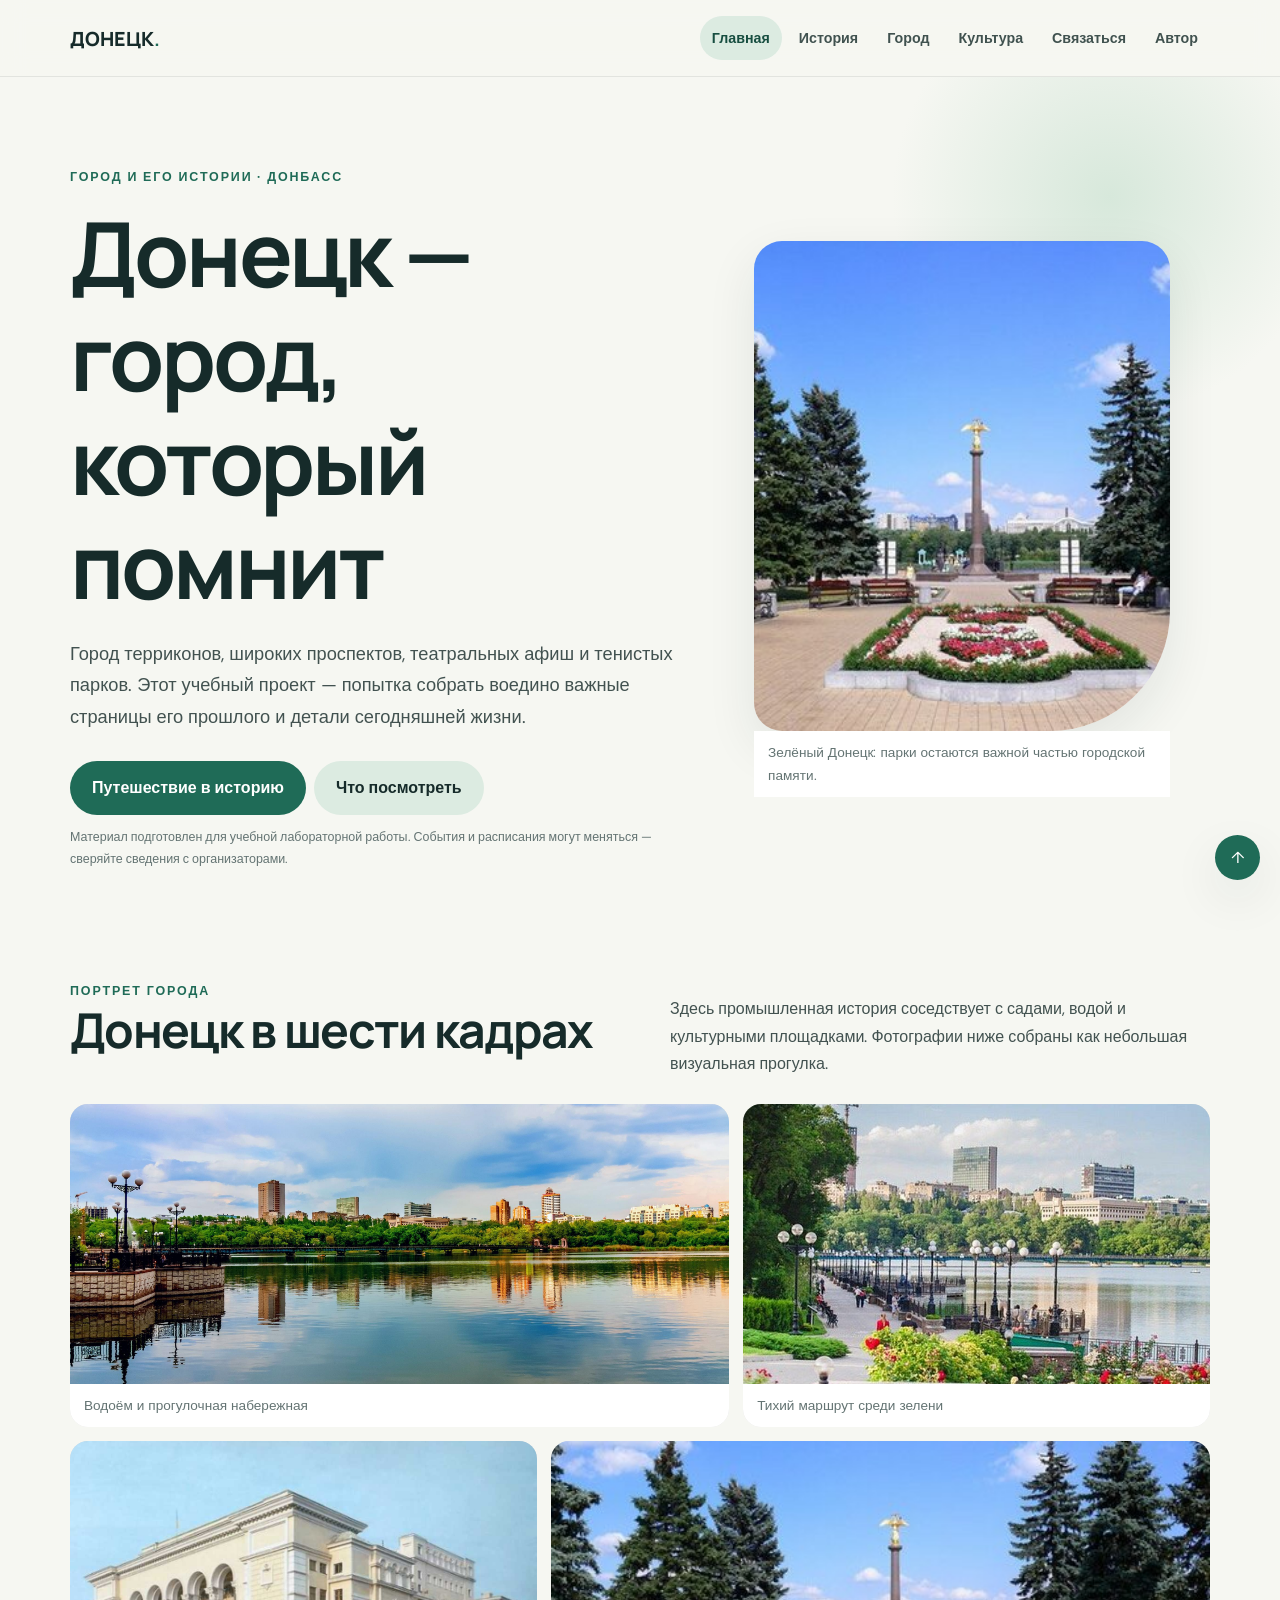
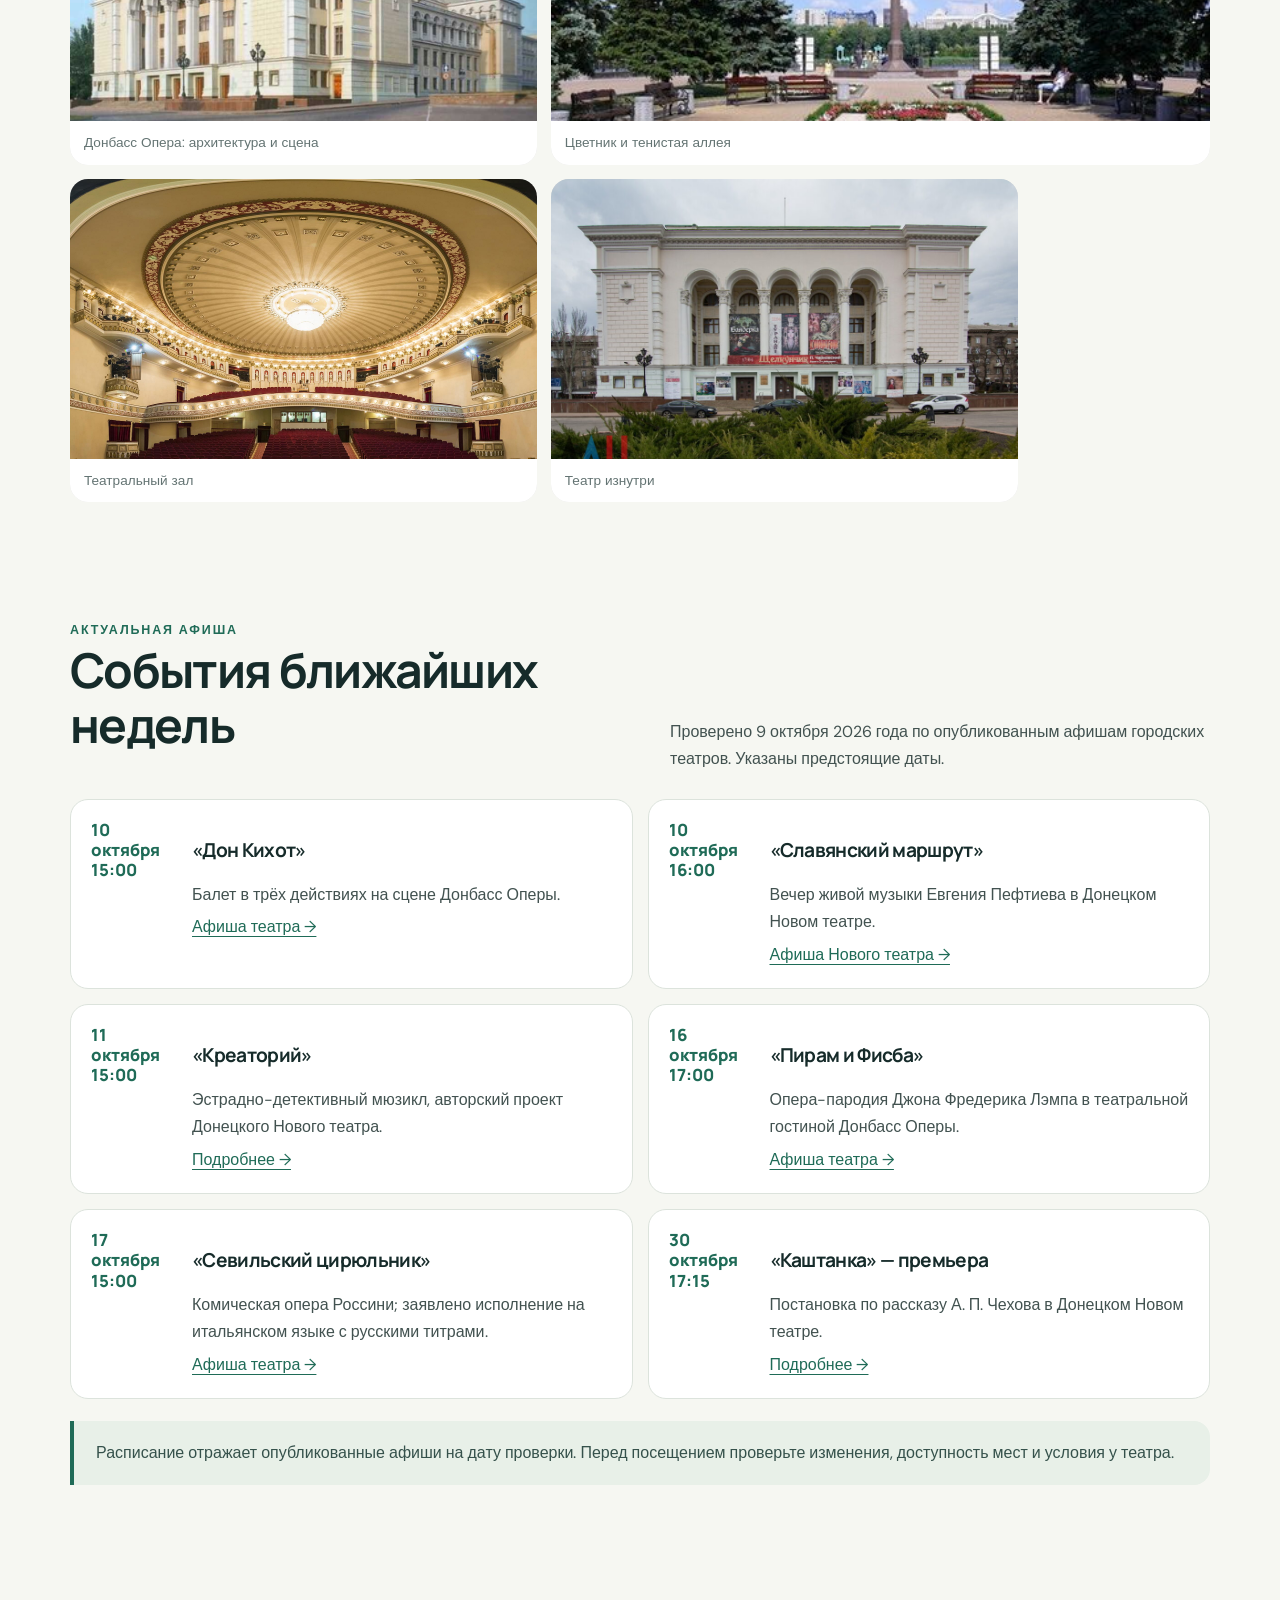
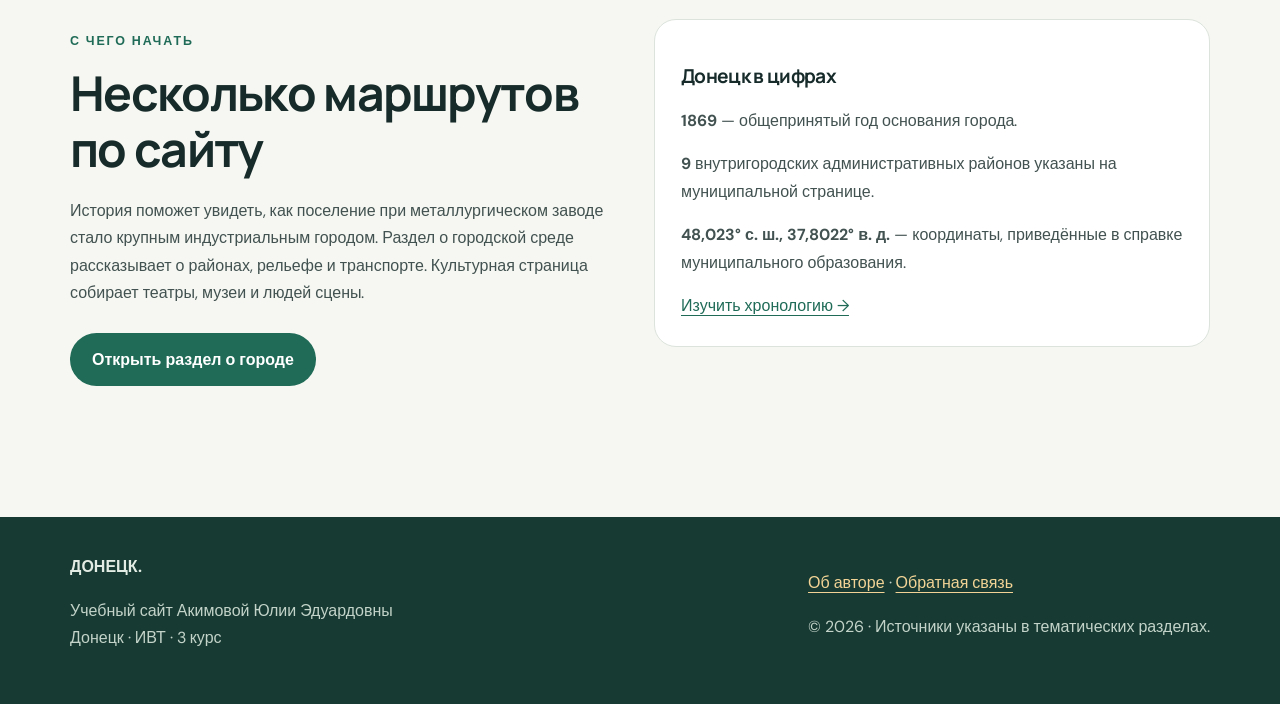
<file: donetsk-site/index.html>
<!doctype html>
<html lang="ru"><head><meta charset="utf-8"><meta name="viewport" content="width=device-width, initial-scale=1"><meta name="description" content="Донецк: история, городская среда, культура и актуальная афиша октября 2026 года."><title>Донецк — город, который помнит</title><link rel="stylesheet" href="style.css"></head><body id="top">
<a class="skip-link" href="#main">Перейти к содержимому</a><header class="site-header"><div class="wrap bar"><a class="brand" href="index.html">ДОНЕЦК<b>.</b></a><nav aria-label="Главная навигация"><ul><li><a href="index.html" aria-current="page">Главная</a></li><li><a href="history.html">История</a></li><li><a href="infrastructure.html">Город</a></li><li><a href="culture.html">Культура</a></li><li><a href="feedback.html">Связаться</a></li><li><a href="about.html">Автор</a></li></ul></nav></div></header>
<main id="main"><section class="hero"><div class="wrap hero-layout"><div><p class="eyebrow">Город и его истории · Донбасс</p><h1>Донецк — город, который помнит</h1><p class="lead">Город терриконов, широких проспектов, театральных афиш и тенистых парков. Этот учебный проект — попытка собрать воедино важные страницы его прошлого и детали сегодняшней жизни.</p><a class="button" href="history.html">Путешествие в историю</a><a class="button secondary" href="culture.html">Что посмотреть</a><p class="fineprint">Материал подготовлен для учебной лабораторной работы. События и расписания могут меняться — сверяйте сведения с организаторами.</p></div><figure><img class="hero-image" src="assets/park-shcherbakova.jpg" alt="Аллея городского парка в Донецке"><figcaption>Зелёный Донецк: парки остаются важной частью городской памяти.</figcaption></figure></div></section>
<section class="section"><div class="wrap"><div class="section-head"><div><p class="eyebrow">Портрет города</p><h2>Донецк в шести кадрах</h2></div><p>Здесь промышленная история соседствует с садами, водой и культурными площадками. Фотографии ниже собраны как небольшая визуальная прогулка.</p></div><div class="gallery"><figure><img src="assets/park-lake.jpg" alt="Водоём и набережная в городском парке Донецка"><figcaption>Водоём и прогулочная набережная</figcaption></figure><figure><img src="assets/donetsk-park.jpg" alt="Зелёная зона и городской пруд"><figcaption>Тихий маршрут среди зелени</figcaption></figure><figure><img src="assets/opera-exterior.jpg" alt="Фасад театра оперы и балета в Донецке"><figcaption>Донбасс Опера: архитектура и сцена</figcaption></figure><figure><img src="assets/park-shcherbakova.jpg" alt="Аллея с деревьями и цветником"><figcaption>Цветник и тенистая аллея</figcaption></figure><figure><img src="assets/opera-interior.jpg" alt="Зрительный зал театра оперы и балета"><figcaption>Театральный зал</figcaption></figure><figure><img src="assets/opera-backstage.jpg" alt="Интерьер театрального здания"><figcaption>Театр изнутри</figcaption></figure></div></div></section>
<section class="section"><div class="wrap"><div class="section-head"><div><p class="eyebrow">Актуальная афиша</p><h2>События ближайших недель</h2></div><p>Проверено 9 октября 2026 года по опубликованным афишам городских театров. Указаны предстоящие даты.</p></div><div class="events"><article class="event"><time class="event-date" datetime="2026-10-10">10 октября<br>15:00</time><div><h3>«Дон Кихот»</h3><p>Балет в трёх действиях на сцене Донбасс Оперы.</p><a href="https://donbassopera.ru/афиша-на-октябрь-2026-года/">Афиша театра →</a></div></article><article class="event"><time class="event-date" datetime="2026-10-10">10 октября<br>16:00</time><div><h3>«Славянский маршрут»</h3><p>Вечер живой музыки Евгения Пефтиева в Донецком Новом театре.</p><a href="https://donnewtheatre.ru/afisha">Афиша Нового театра →</a></div></article><article class="event"><time class="event-date" datetime="2026-10-11">11 октября<br>15:00</time><div><h3>«Креаторий»</h3><p>Эстрадно-детективный мюзикл, авторский проект Донецкого Нового театра.</p><a href="https://donnewtheatre.ru/afisha">Подробнее →</a></div></article><article class="event"><time class="event-date" datetime="2026-10-16">16 октября<br>17:00</time><div><h3>«Пирам и Фисба»</h3><p>Опера-пародия Джона Фредерика Лэмпа в театральной гостиной Донбасс Оперы.</p><a href="https://donbassopera.ru/афиша-на-октябрь-2026-года/">Афиша театра →</a></div></article><article class="event"><time class="event-date" datetime="2026-10-17">17 октября<br>15:00</time><div><h3>«Севильский цирюльник»</h3><p>Комическая опера Россини; заявлено исполнение на итальянском языке с русскими титрами.</p><a href="https://donbassopera.ru/афиша-на-октябрь-2026-года/">Афиша театра →</a></div></article><article class="event"><time class="event-date" datetime="2026-10-30">30 октября<br>17:15</time><div><h3>«Каштанка» — премьера</h3><p>Постановка по рассказу А. П. Чехова в Донецком Новом театре.</p><a href="https://donnewtheatre.ru/afisha">Подробнее →</a></div></article></div><p class="notice" style="margin-top:22px">Расписание отражает опубликованные афиши на дату проверки. Перед посещением проверьте изменения, доступность мест и условия у театра.</p></div></section>
<section class="section"><div class="wrap two-col"><div><p class="eyebrow">С чего начать</p><h2>Несколько маршрутов по сайту</h2><p>История поможет увидеть, как поселение при металлургическом заводе стало крупным индустриальным городом. Раздел о городской среде рассказывает о районах, рельефе и транспорте. Культурная страница собирает театры, музеи и людей сцены.</p><a class="button" href="infrastructure.html">Открыть раздел о городе</a></div><aside class="info-panel"><h3>Донецк в цифрах</h3><p><strong>1869</strong> — общепринятый год основания города.</p><p><strong>9</strong> внутригородских административных районов указаны на муниципальной странице.</p><p><strong>48,023° с. ш., 37,8022° в. д.</strong> — координаты, приведённые в справке муниципального образования.</p><a href="history.html">Изучить хронологию →</a></aside></div></section></main>
<footer class="footer"><div class="wrap footer-grid"><div><strong>ДОНЕЦК.</strong><p>Учебный сайт Акимовой Юлии Эдуардовны<br>Донецк · ИВТ · 3 курс</p></div><div><p><a href="about.html">Об авторе</a> · <a href="feedback.html">Обратная связь</a></p><p>© 2026 · Источники указаны в тематических разделах.</p></div></div></footer><a class="back-top" href="#top" aria-label="Наверх">↑</a></body></html>
</file>
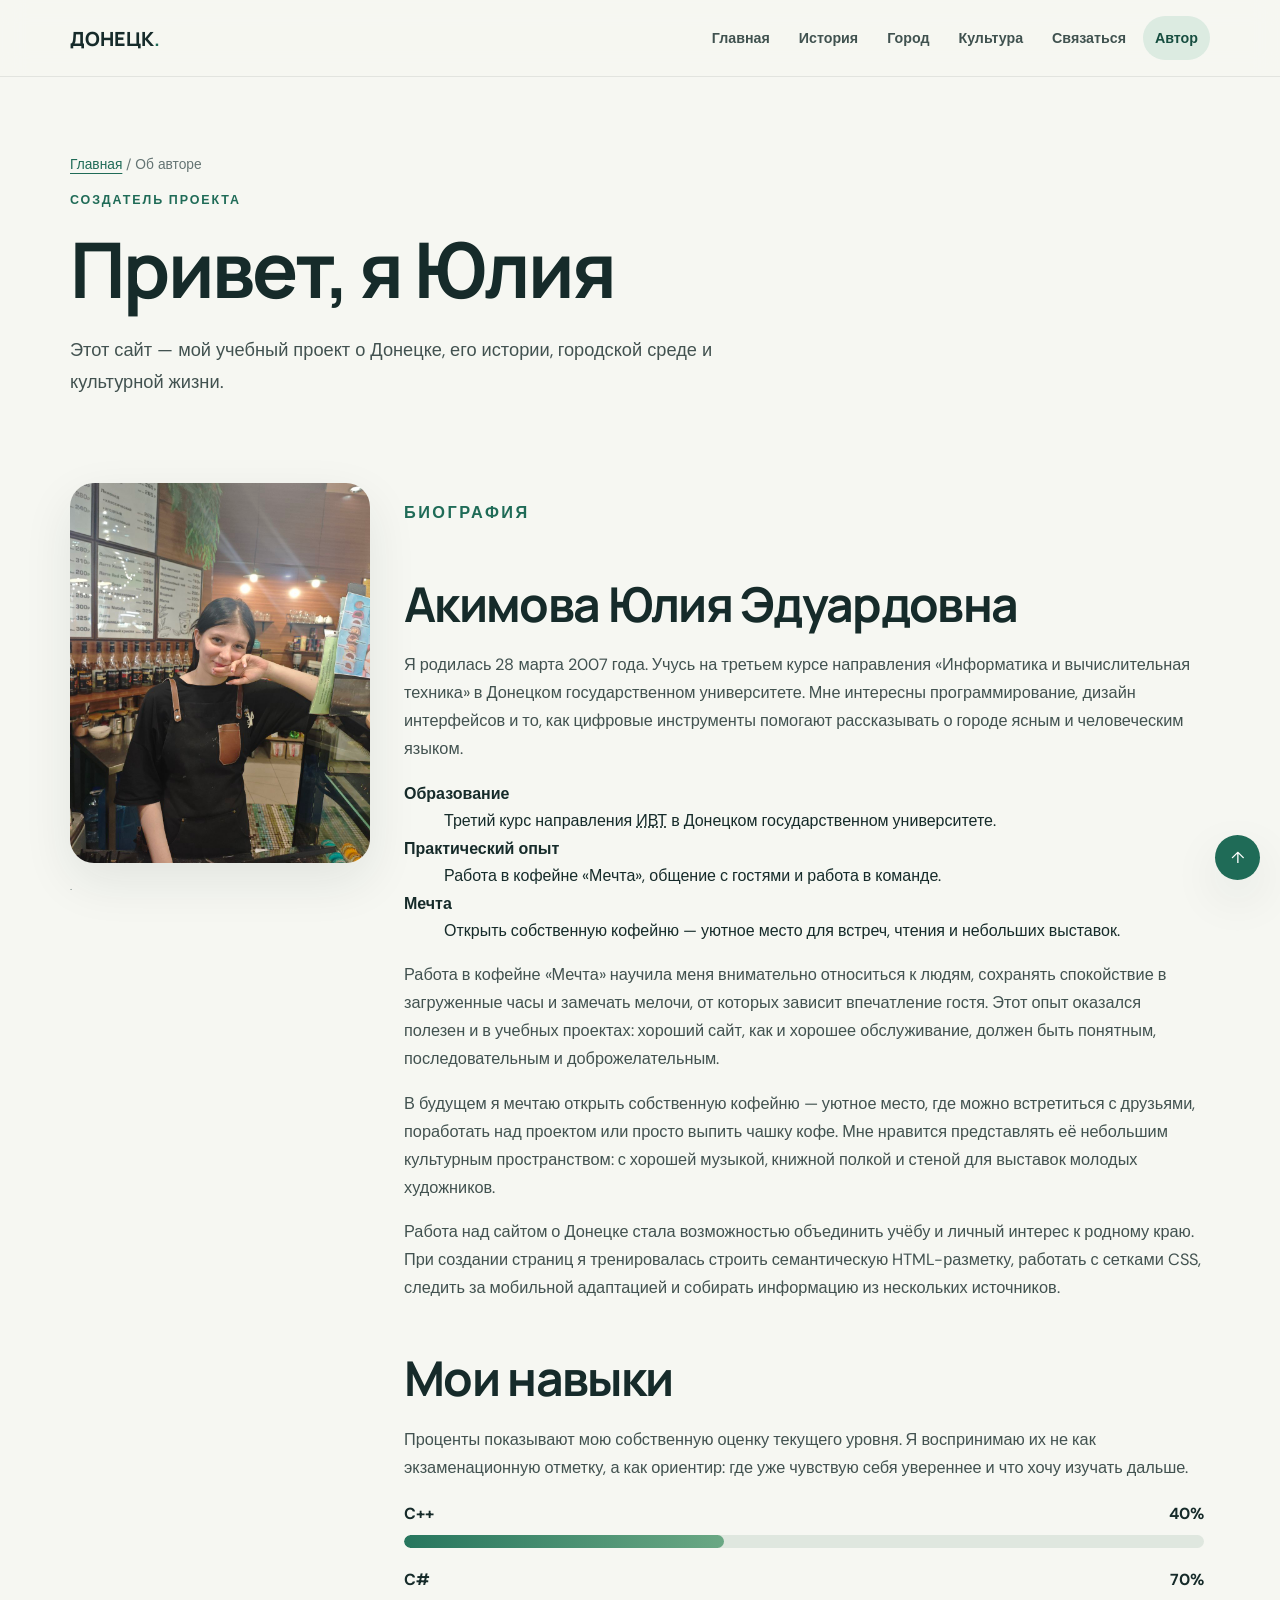
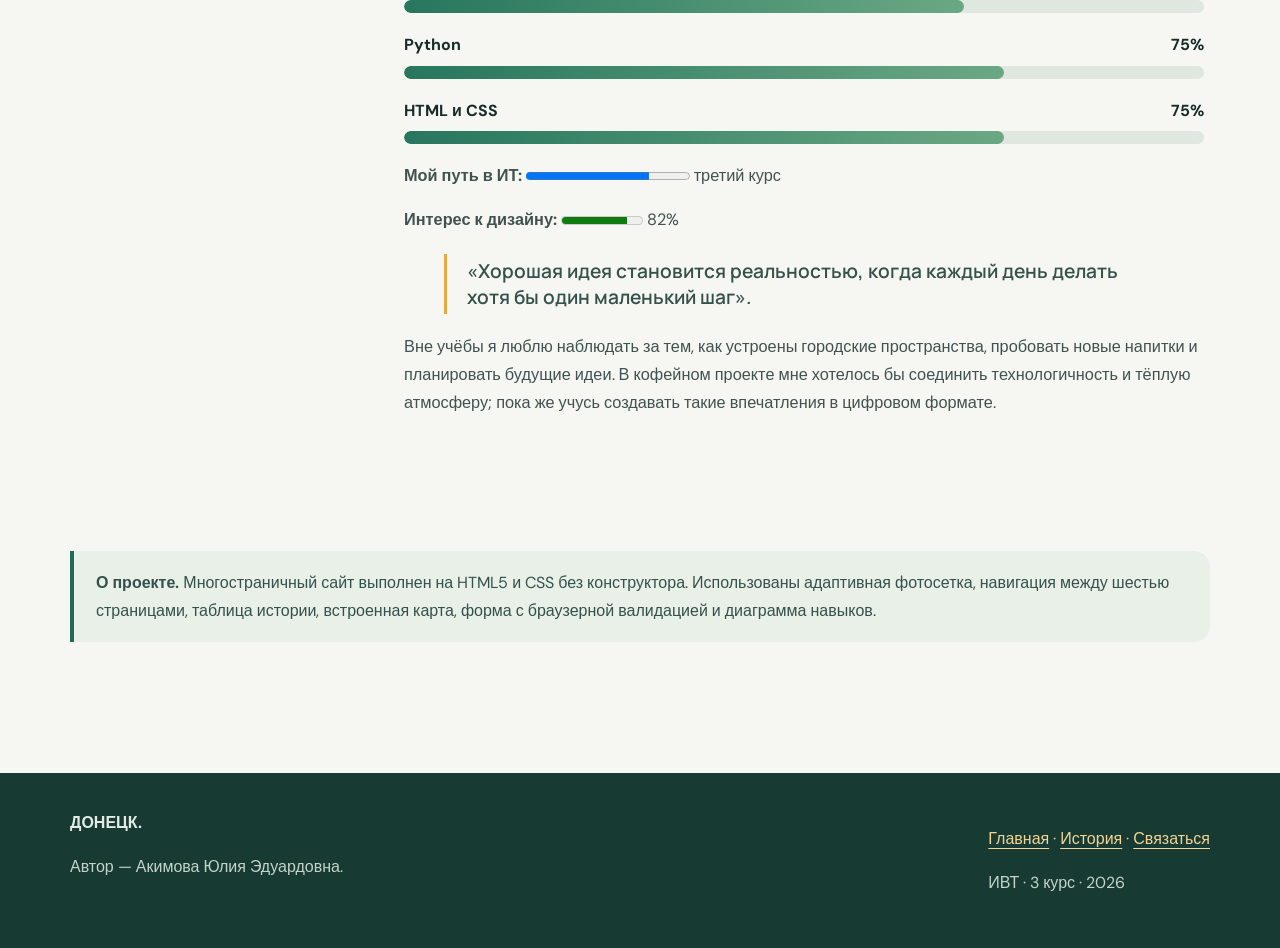
<file: donetsk-site/about.html>
<!doctype html>
<html lang="ru"><head><meta charset="utf-8"><meta name="viewport" content="width=device-width, initial-scale=1"><meta name="description" content="Об авторе сайта — Акимовой Юлии Эдуардовне."><title>Об авторе — ДОНЕЦК.</title><link rel="stylesheet" href="style.css"></head><body id="top"><header class="site-header"><div class="wrap bar"><a class="brand" href="index.html">ДОНЕЦК<b>.</b></a><nav aria-label="Главная навигация"><ul><li><a href="index.html">Главная</a></li><li><a href="history.html">История</a></li><li><a href="infrastructure.html">Город</a></li><li><a href="culture.html">Культура</a></li><li><a href="feedback.html">Связаться</a></li><li><a href="about.html" aria-current="page">Автор</a></li></ul></nav></div></header><main><section class="page-intro"><div class="wrap"><p class="breadcrumb"><a href="index.html">Главная</a> / Об авторе</p><p class="eyebrow">Создатель проекта</p><h1>Привет, я Юлия</h1><p class="lead">Этот сайт — мой учебный проект о Донецке, его истории, городской среде и культурной жизни.</p></div></section><section class="section"><div class="wrap profile"><div><img class="portrait" src="assets/developer-portrait.png" alt=""><p class="fineprint"><small>.</small></p></div><article class="prose"><p class="eyebrow">Биография</p><h2>Акимова Юлия Эдуардовна</h2><p>Я родилась <time datetime="2007-03-28">28 марта 2007 года</time>. Учусь на третьем курсе направления «Информатика и вычислительная техника» в Донецком государственном университете. Мне интересны программирование, дизайн интерфейсов и то, как цифровые инструменты помогают рассказывать о городе ясным и человеческим языком.</p><dl><dt><strong>Образование</strong></dt><dd>Третий курс направления <abbr title="Информатика и вычислительная техника">ИВТ</abbr> в Донецком государственном университете.</dd><dt><strong>Практический опыт</strong></dt><dd>Работа в кофейне «Мечта», общение с гостями и работа в команде.</dd><dt><strong>Мечта</strong></dt><dd>Открыть собственную кофейню — уютное место для встреч, чтения и небольших выставок.</dd></dl><p>Работа в кофейне «Мечта» научила меня внимательно относиться к людям, сохранять спокойствие в загруженные часы и замечать мелочи, от которых зависит впечатление гостя. Этот опыт оказался полезен и в учебных проектах: хороший сайт, как и хорошее обслуживание, должен быть понятным, последовательным и доброжелательным.</p><p>В будущем я мечтаю открыть собственную кофейню — уютное место, где можно встретиться с друзьями, поработать над проектом или просто выпить чашку кофе. Мне нравится представлять её небольшим культурным пространством: с хорошей музыкой, книжной полкой и стеной для выставок молодых художников.</p><p>Работа над сайтом о Донецке стала возможностью объединить учёбу и личный интерес к родному краю. При создании страниц я тренировалась строить семантическую HTML-разметку, работать с сетками CSS, следить за мобильной адаптацией и собирать информацию из нескольких источников.</p><h2>Мои навыки</h2><p>Проценты показывают мою собственную оценку текущего уровня. Я воспринимаю их не как экзаменационную отметку, а как ориентир: где уже чувствую себя увереннее и что хочу изучать дальше.</p><div class="skill"><div class="skill-label"><span>C++</span><span>40%</span></div><div class="bar-track" role="img" aria-label="Уровень владения C++ — 40 процентов"><div class="bar-fill" style="width:40%"></div></div></div><div class="skill"><div class="skill-label"><span>C#</span><span>70%</span></div><div class="bar-track" role="img" aria-label="Уровень владения C sharp — 70 процентов"><div class="bar-fill" style="width:70%"></div></div></div><div class="skill"><div class="skill-label"><span>Python</span><span>75%</span></div><div class="bar-track" role="img" aria-label="Уровень владения Python — 75 процентов"><div class="bar-fill" style="width:75%"></div></div></div><div class="skill"><div class="skill-label"><span>HTML и CSS</span><span>75%</span></div><div class="bar-track" role="img" aria-label="Уровень владения HTML и CSS — 75 процентов"><div class="bar-fill" style="width:75%"></div></div></div><p><label for="study-progress">Мой путь в ИТ:</label> <progress id="study-progress" value="3" max="4">3 из 4</progress> третий курс</p><p><label for="creativity">Интерес к дизайну:</label> <meter id="creativity" min="0" max="100" value="82">82 из 100</meter> 82%</p><blockquote class="quote">«Хорошая идея становится реальностью, когда каждый день делать хотя бы один маленький шаг».</blockquote><p>Вне учёбы я люблю наблюдать за тем, как устроены городские пространства, пробовать новые напитки и планировать будущие идеи. В кофейном проекте мне хотелось бы соединить технологичность и тёплую атмосферу; пока же учусь создавать такие впечатления в цифровом формате.</p></article></div></section><section class="section"><div class="wrap"><div class="notice"><strong>О проекте.</strong> Многостраничный сайт выполнен на HTML5 и CSS без конструктора. Использованы адаптивная фотосетка, навигация между шестью страницами, таблица истории, встроенная карта, форма с браузерной валидацией и диаграмма навыков.</div></div></section></main><footer class="footer"><div class="wrap footer-grid"><div><strong>ДОНЕЦК.</strong><p>Автор — Акимова Юлия Эдуардовна.</p></div><div><p><a href="index.html">Главная</a> · <a href="history.html">История</a> · <a href="feedback.html">Связаться</a></p><p>ИВТ · 3 курс · 2026</p></div></div></footer><a class="back-top" href="#top" aria-label="Наверх">↑</a></body></html>
</file>
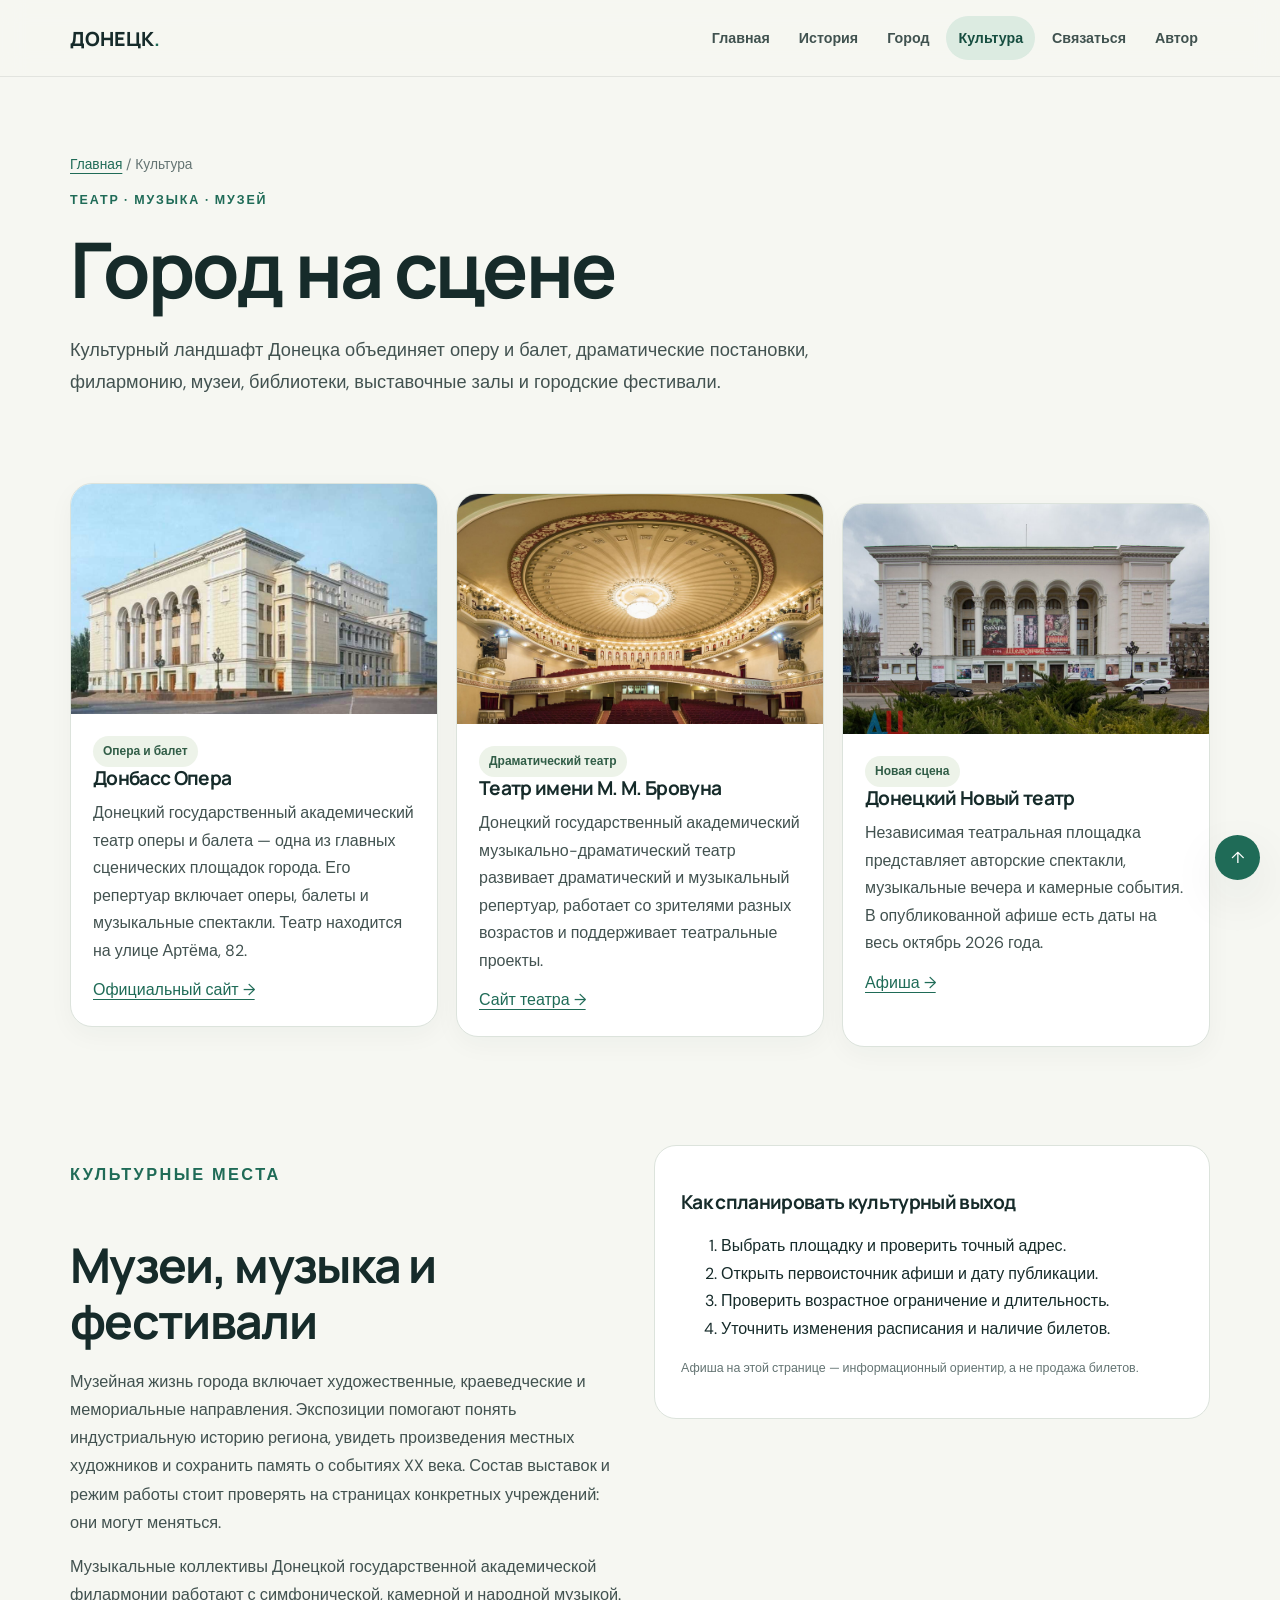
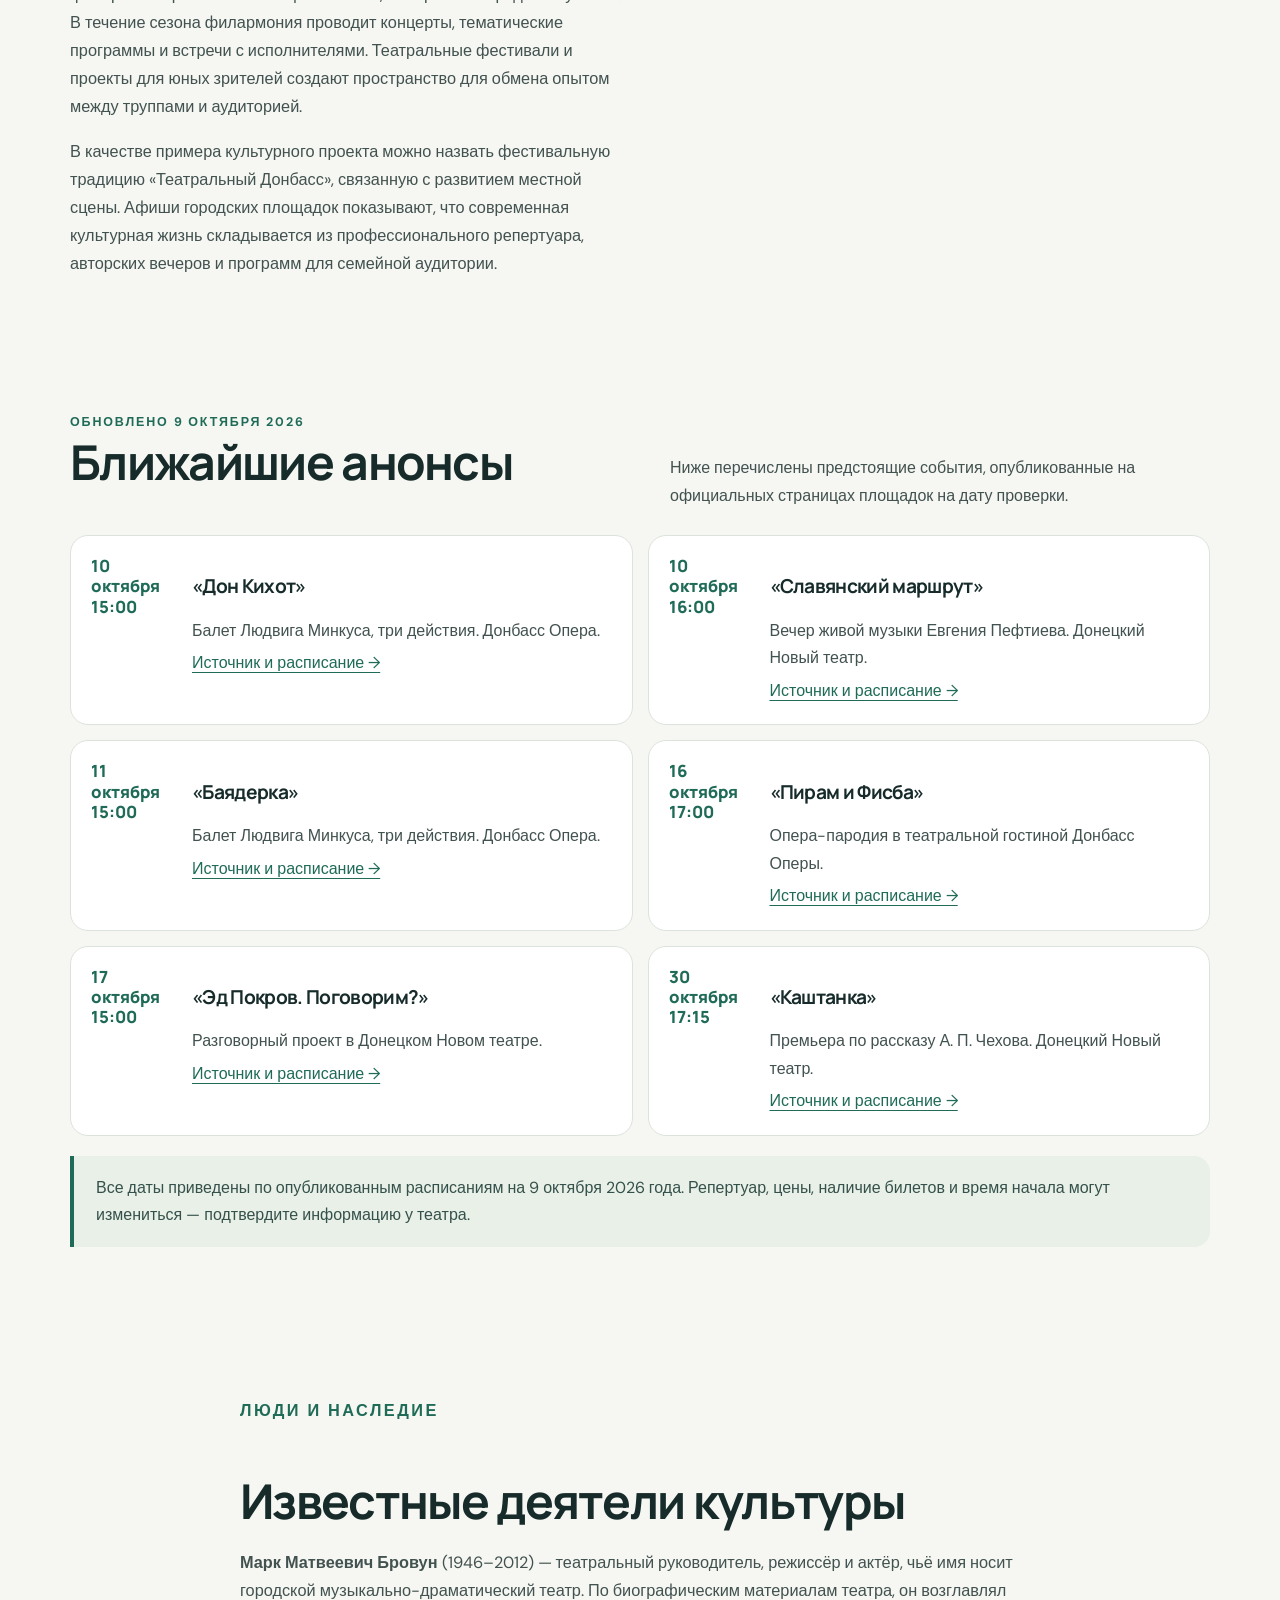
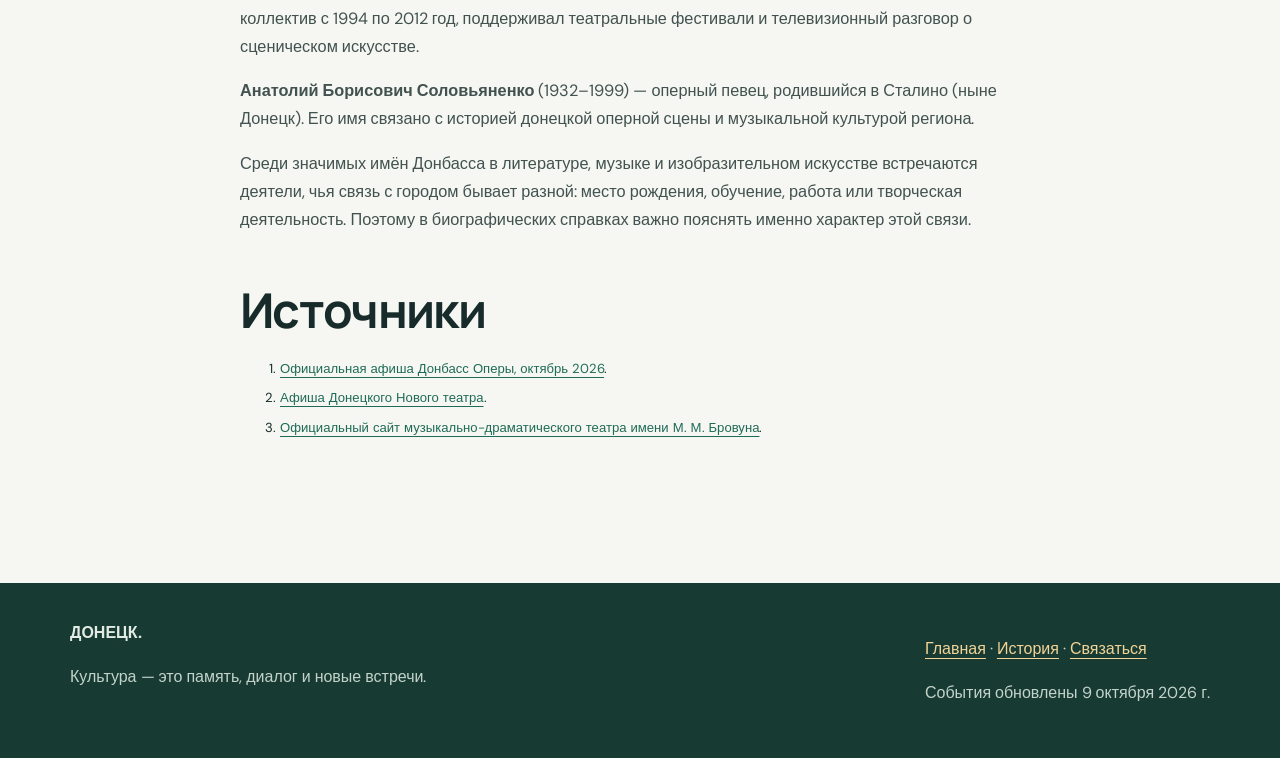
<file: donetsk-site/culture.html>
<!doctype html>
<html lang="ru"><head><meta charset="utf-8"><meta name="viewport" content="width=device-width, initial-scale=1"><meta name="description" content="Театры, музеи, фестивали и деятели культуры Донецка."><title>Культура и искусство Донецка — ДОНЕЦК.</title><link rel="stylesheet" href="style.css"></head><body id="top"><header class="site-header"><div class="wrap bar"><a class="brand" href="index.html">ДОНЕЦК<b>.</b></a><nav aria-label="Главная навигация"><ul><li><a href="index.html">Главная</a></li><li><a href="history.html">История</a></li><li><a href="infrastructure.html">Город</a></li><li><a href="culture.html" aria-current="page">Культура</a></li><li><a href="feedback.html">Связаться</a></li><li><a href="about.html">Автор</a></li></ul></nav></div></header><main><section class="page-intro"><div class="wrap"><p class="breadcrumb"><a href="index.html">Главная</a> / Культура</p><p class="eyebrow">Театр · музыка · музей</p><h1>Город на сцене</h1><p class="lead">Культурный ландшафт Донецка объединяет оперу и балет, драматические постановки, филармонию, музеи, библиотеки, выставочные залы и городские фестивали.</p></div></section><section class="section"><div class="wrap cards"><article class="card"><img src="assets/opera-exterior.jpg" alt="Здание Донбасс Оперы"><div class="card-body"><span class="tag">Опера и балет</span><h3>Донбасс Опера</h3><p>Донецкий государственный академический театр оперы и балета — одна из главных сценических площадок города. Его репертуар включает оперы, балеты и музыкальные спектакли. Театр находится на улице Артёма, 82.</p><a href="https://donbassopera.ru/">Официальный сайт →</a></div></article><article class="card"><img src="assets/opera-interior.jpg" alt="Зрительный зал театра"><div class="card-body"><span class="tag">Драматический театр</span><h3>Театр имени М. М. Бровуна</h3><p>Донецкий государственный академический музыкально-драматический театр развивает драматический и музыкальный репертуар, работает со зрителями разных возрастов и поддерживает театральные проекты.</p><a href="https://muzdrama.ru/">Сайт театра →</a></div></article><article class="card"><img src="assets/opera-backstage.jpg" alt="Внутреннее пространство театра"><div class="card-body"><span class="tag">Новая сцена</span><h3>Донецкий Новый театр</h3><p>Независимая театральная площадка представляет авторские спектакли, музыкальные вечера и камерные события. В опубликованной афише есть даты на весь октябрь 2026 года.</p><a href="https://donnewtheatre.ru/afisha">Афиша →</a></div></article></div></section><section class="section"><div class="wrap two-col"><div class="prose"><p class="eyebrow">Культурные места</p><h2>Музеи, музыка и фестивали</h2><p>Музейная жизнь города включает художественные, краеведческие и мемориальные направления. Экспозиции помогают понять индустриальную историю региона, увидеть произведения местных художников и сохранить память о событиях XX века. Состав выставок и режим работы стоит проверять на страницах конкретных учреждений: они могут меняться.</p><p>Музыкальные коллективы Донецкой государственной академической филармонии работают с симфонической, камерной и народной музыкой. В течение сезона филармония проводит концерты, тематические программы и встречи с исполнителями. Театральные фестивали и проекты для юных зрителей создают пространство для обмена опытом между труппами и аудиторией.</p><p>В качестве примера культурного проекта можно назвать фестивальную традицию «Театральный Донбасс», связанную с развитием местной сцены. Афиши городских площадок показывают, что современная культурная жизнь складывается из профессионального репертуара, авторских вечеров и программ для семейной аудитории.</p></div><aside class="info-panel"><h3>Как спланировать культурный выход</h3><ol><li>Выбрать площадку и проверить точный адрес.</li><li>Открыть первоисточник афиши и дату публикации.</li><li>Проверить возрастное ограничение и длительность.</li><li>Уточнить изменения расписания и наличие билетов.</li></ol><p class="fineprint">Афиша на этой странице — информационный ориентир, а не продажа билетов.</p></aside></div></section><section class="section"><div class="wrap"><div class="section-head"><div><p class="eyebrow">Обновлено 9 октября 2026</p><h2>Ближайшие анонсы</h2></div><p>Ниже перечислены предстоящие события, опубликованные на официальных страницах площадок на дату проверки.</p></div><div class="events"><article class="event"><time class="event-date" datetime="2026-10-10">10 октября<br>15:00</time><div><h3>«Дон Кихот»</h3><p>Балет Людвига Минкуса, три действия. Донбасс Опера.</p><a href="https://donbassopera.ru/афиша-на-октябрь-2026-года/">Источник и расписание →</a></div></article><article class="event"><time class="event-date" datetime="2026-10-10">10 октября<br>16:00</time><div><h3>«Славянский маршрут»</h3><p>Вечер живой музыки Евгения Пефтиева. Донецкий Новый театр.</p><a href="https://donnewtheatre.ru/afisha">Источник и расписание →</a></div></article><article class="event"><time class="event-date" datetime="2026-10-11">11 октября<br>15:00</time><div><h3>«Баядерка»</h3><p>Балет Людвига Минкуса, три действия. Донбасс Опера.</p><a href="https://donbassopera.ru/афиша-на-октябрь-2026-года/">Источник и расписание →</a></div></article><article class="event"><time class="event-date" datetime="2026-10-16">16 октября<br>17:00</time><div><h3>«Пирам и Фисба»</h3><p>Опера-пародия в театральной гостиной Донбасс Оперы.</p><a href="https://donbassopera.ru/афиша-на-октябрь-2026-года/">Источник и расписание →</a></div></article><article class="event"><time class="event-date" datetime="2026-10-17">17 октября<br>15:00</time><div><h3>«Эд Покров. Поговорим?»</h3><p>Разговорный проект в Донецком Новом театре.</p><a href="https://donnewtheatre.ru/afisha">Источник и расписание →</a></div></article><article class="event"><time class="event-date" datetime="2026-10-30">30 октября<br>17:15</time><div><h3>«Каштанка»</h3><p>Премьера по рассказу А. П. Чехова. Донецкий Новый театр.</p><a href="https://donnewtheatre.ru/afisha">Источник и расписание →</a></div></article></div><p class="notice" style="margin-top:20px">Все даты приведены по опубликованным расписаниям на 9 октября 2026 года. Репертуар, цены, наличие билетов и время начала могут измениться — подтвердите информацию у театра.</p></div></section><section class="section"><div class="wrap prose"><p class="eyebrow">Люди и наследие</p><h2>Известные деятели культуры</h2><p><strong>Марк Матвеевич Бровун</strong> (1946–2012) — театральный руководитель, режиссёр и актёр, чьё имя носит городской музыкально-драматический театр. По биографическим материалам театра, он возглавлял коллектив с 1994 по 2012 год, поддерживал театральные фестивали и телевизионный разговор о сценическом искусстве.</p><p><strong>Анатолий Борисович Соловьяненко</strong> (1932–1999) — оперный певец, родившийся в Сталино (ныне Донецк). Его имя связано с историей донецкой оперной сцены и музыкальной культурой региона.</p><p>Среди значимых имён Донбасса в литературе, музыке и изобразительном искусстве встречаются деятели, чья связь с городом бывает разной: место рождения, обучение, работа или творческая деятельность. Поэтому в биографических справках важно пояснять именно характер этой связи.</p><h2>Источники</h2><ol class="sources"><li><a href="https://donbassopera.ru/афиша-на-октябрь-2026-года/">Официальная афиша Донбасс Оперы, октябрь 2026</a>.</li><li><a href="https://donnewtheatre.ru/afisha">Афиша Донецкого Нового театра</a>.</li><li><a href="https://muzdrama.ru/">Официальный сайт музыкально-драматического театра имени М. М. Бровуна</a>.</li></ol></div></section></main><footer class="footer"><div class="wrap footer-grid"><div><strong>ДОНЕЦК.</strong><p>Культура — это память, диалог и новые встречи.</p></div><div><p><a href="index.html">Главная</a> · <a href="history.html">История</a> · <a href="feedback.html">Связаться</a></p><p>События обновлены 9 октября 2026 г.</p></div></div></footer><a class="back-top" href="#top" aria-label="Наверх">↑</a></body></html>
</file>
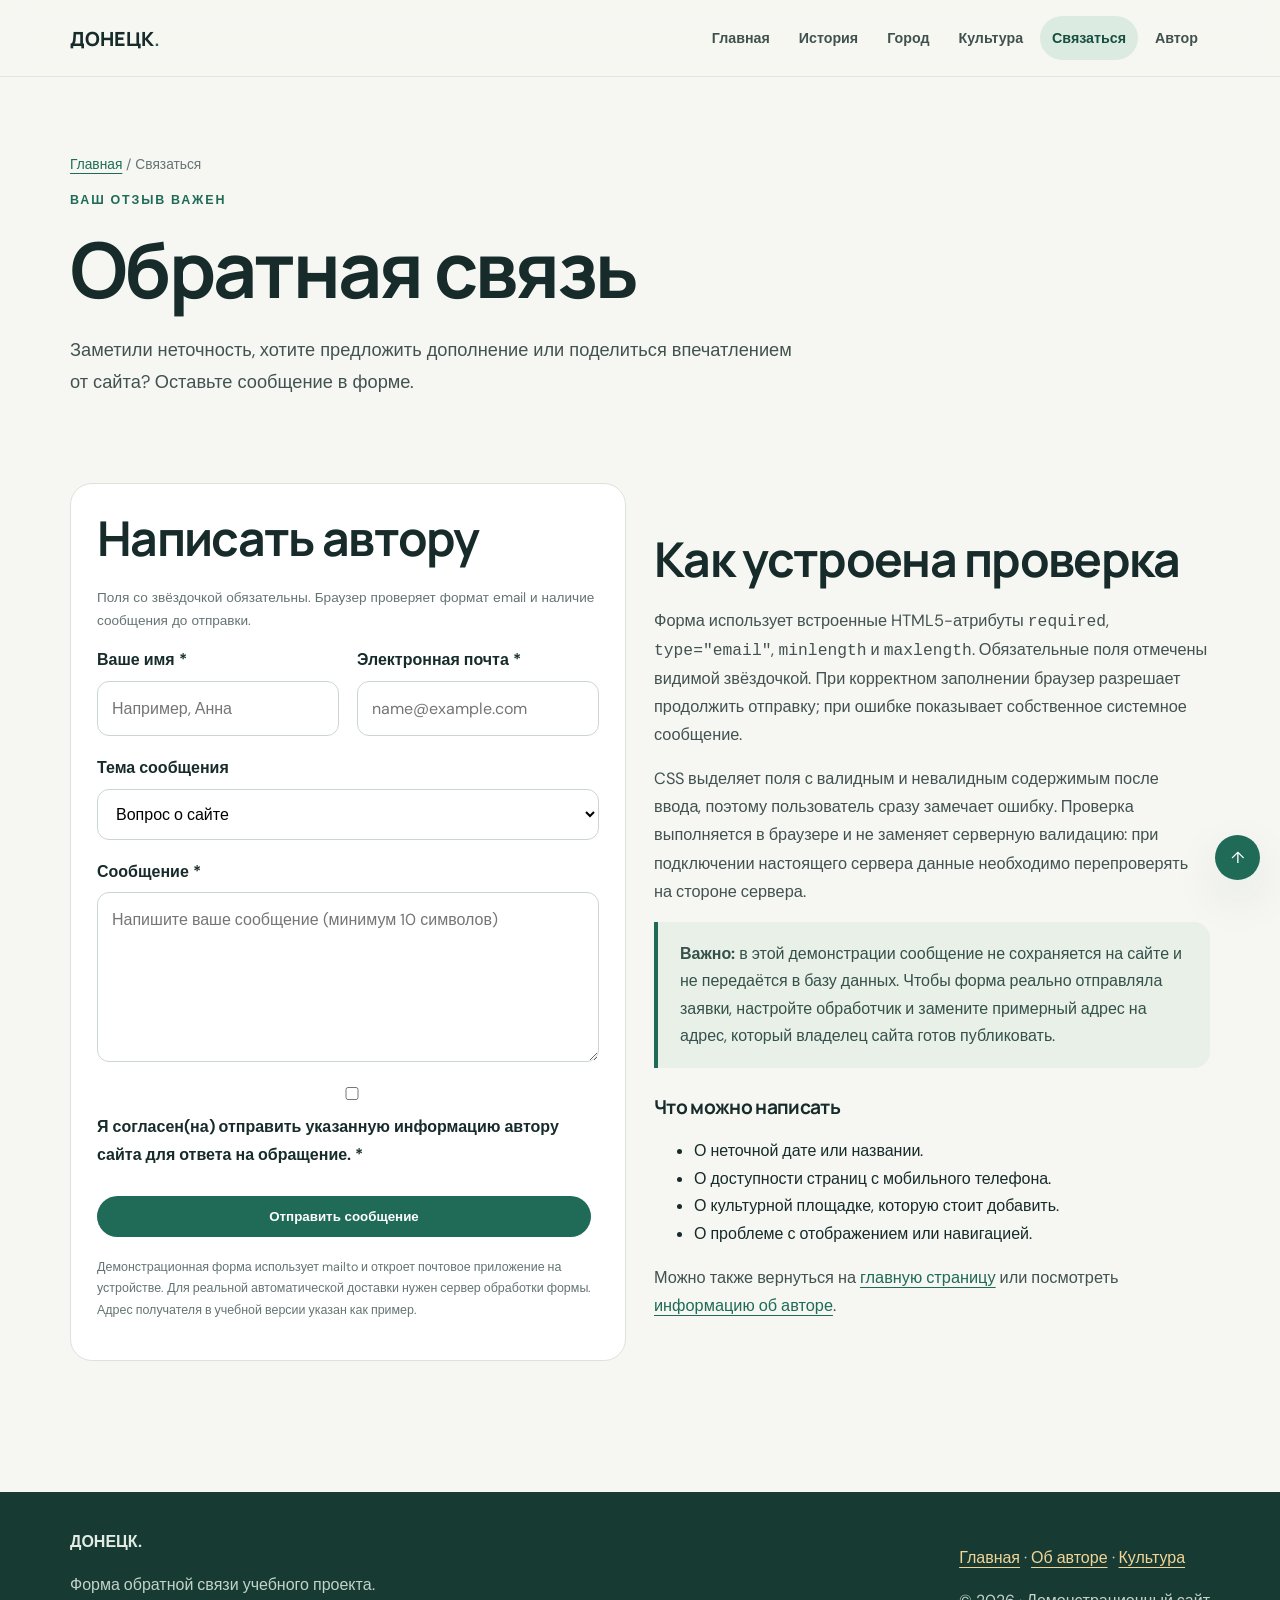
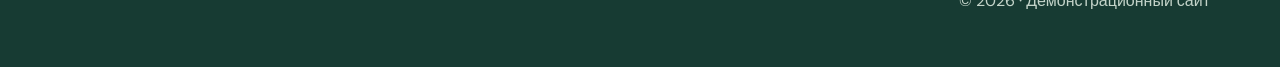
<file: donetsk-site/feedback.html>
<!doctype html>
<html lang="ru"><head><meta charset="utf-8"><meta name="viewport" content="width=device-width, initial-scale=1"><meta name="description" content="Форма обратной связи с автором учебного сайта о Донецке."><title>Обратная связь — ДОНЕЦК.</title><link rel="stylesheet" href="style.css"></head><body id="top"><header class="site-header"><div class="wrap bar"><a class="brand" href="index.html">ДОНЕЦК<b>.</b></a><nav aria-label="Главная навигация"><ul><li><a href="index.html">Главная</a></li><li><a href="history.html">История</a></li><li><a href="infrastructure.html">Город</a></li><li><a href="culture.html">Культура</a></li><li><a href="feedback.html" aria-current="page">Связаться</a></li><li><a href="about.html">Автор</a></li></ul></nav></div></header><main><section class="page-intro"><div class="wrap"><p class="breadcrumb"><a href="index.html">Главная</a> / Связаться</p><p class="eyebrow">Ваш отзыв важен</p><h1>Обратная связь</h1><p class="lead">Заметили неточность, хотите предложить дополнение или поделиться впечатлением от сайта? Оставьте сообщение в форме.</p></div></section><section class="section"><div class="wrap two-col"><form class="info-panel" action="mailto:akimova.yulia@example.com" method="post" enctype="text/plain"><h2>Написать автору</h2><p class="required-note">Поля со звёздочкой обязательны. Браузер проверяет формат email и наличие сообщения до отправки.</p><div class="form-grid"><div class="field"><label for="name">Ваше имя *</label><input type="text" id="name" name="name" placeholder="Например, Анна" autocomplete="name" minlength="2" maxlength="70" required></div><div class="field"><label for="email">Электронная почта *</label><input type="email" id="email" name="email" placeholder="name@example.com" autocomplete="email" maxlength="120" required></div><div class="field full"><label for="topic">Тема сообщения</label><select id="topic" name="topic"><option value="site">Вопрос о сайте</option><option value="fact">Уточнение факта</option><option value="culture">Предложение о культуре</option><option value="other">Другое</option></select></div><div class="field full"><label for="message">Сообщение *</label><textarea id="message" name="message" placeholder="Напишите ваше сообщение (минимум 10 символов)" minlength="10" maxlength="2000" required></textarea></div><div class="field full checkline"><input type="checkbox" id="consent" name="consent" required><label for="consent">Я согласен(на) отправить указанную информацию автору сайта для ответа на обращение. *</label></div><div class="field full"><button class="button" type="submit">Отправить сообщение</button><p class="fineprint">Демонстрационная форма использует mailto и откроет почтовое приложение на устройстве. Для реальной автоматической доставки нужен сервер обработки формы. Адрес получателя в учебной версии указан как пример.</p></div></div></form><aside class="prose"><h2>Как устроена проверка</h2><p>Форма использует встроенные HTML5-атрибуты <code>required</code>, <code>type="email"</code>, <code>minlength</code> и <code>maxlength</code>. Обязательные поля отмечены видимой звёздочкой. При корректном заполнении браузер разрешает продолжить отправку; при ошибке показывает собственное системное сообщение.</p><p>CSS выделяет поля с валидным и невалидным содержимым после ввода, поэтому пользователь сразу замечает ошибку. Проверка выполняется в браузере и не заменяет серверную валидацию: при подключении настоящего сервера данные необходимо перепроверять на стороне сервера.</p><div class="notice"><strong>Важно:</strong> в этой демонстрации сообщение не сохраняется на сайте и не передаётся в базу данных. Чтобы форма реально отправляла заявки, настройте обработчик и замените примерный адрес на адрес, который владелец сайта готов публиковать.</div><h3>Что можно написать</h3><ul><li>О неточной дате или названии.</li><li>О доступности страниц с мобильного телефона.</li><li>О культурной площадке, которую стоит добавить.</li><li>О проблеме с отображением или навигацией.</li></ul><p>Можно также вернуться на <a href="index.html">главную страницу</a> или посмотреть <a href="about.html">информацию об авторе</a>.</p></aside></div></section></main><footer class="footer"><div class="wrap footer-grid"><div><strong>ДОНЕЦК.</strong><p>Форма обратной связи учебного проекта.</p></div><div><p><a href="index.html">Главная</a> · <a href="about.html">Об авторе</a> · <a href="culture.html">Культура</a></p><p>© 2026 · Демонстрационный сайт</p></div></div></footer><a class="back-top" href="#top" aria-label="Наверх">↑</a></body></html>
</file>
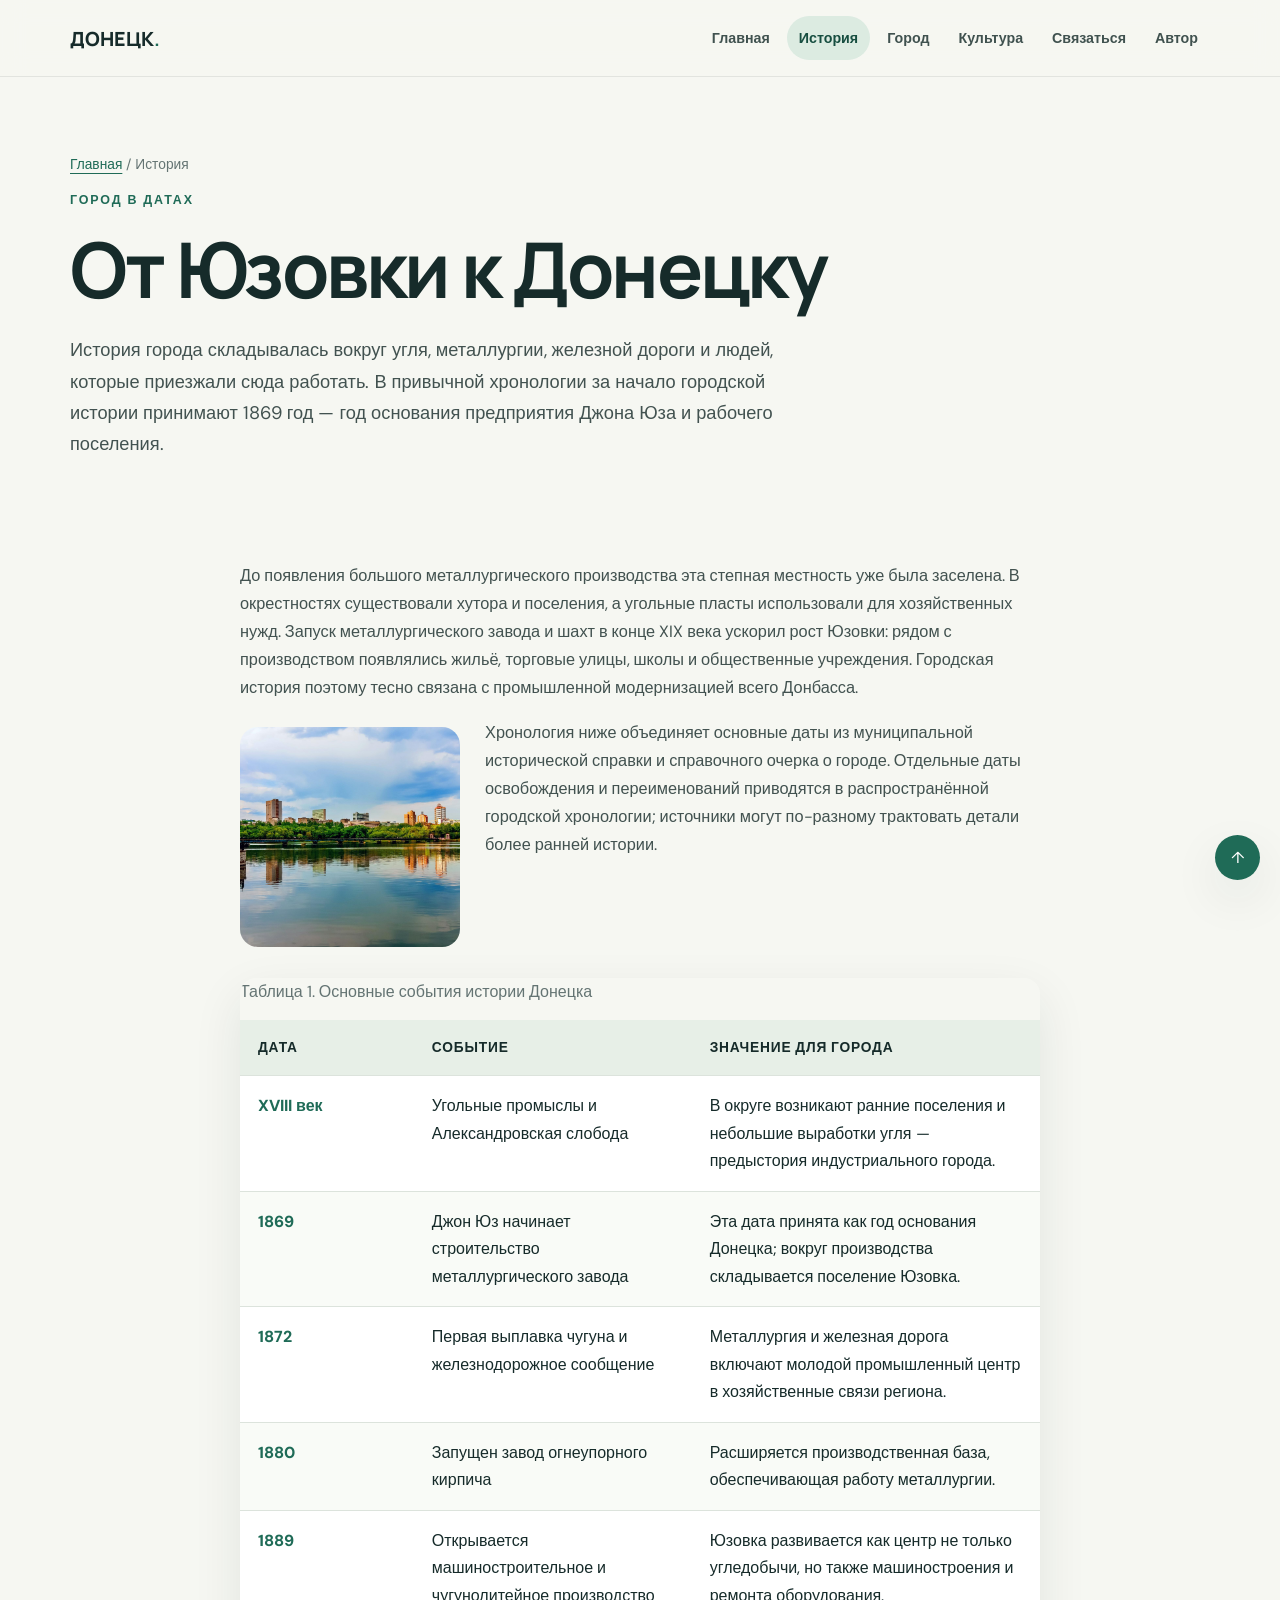
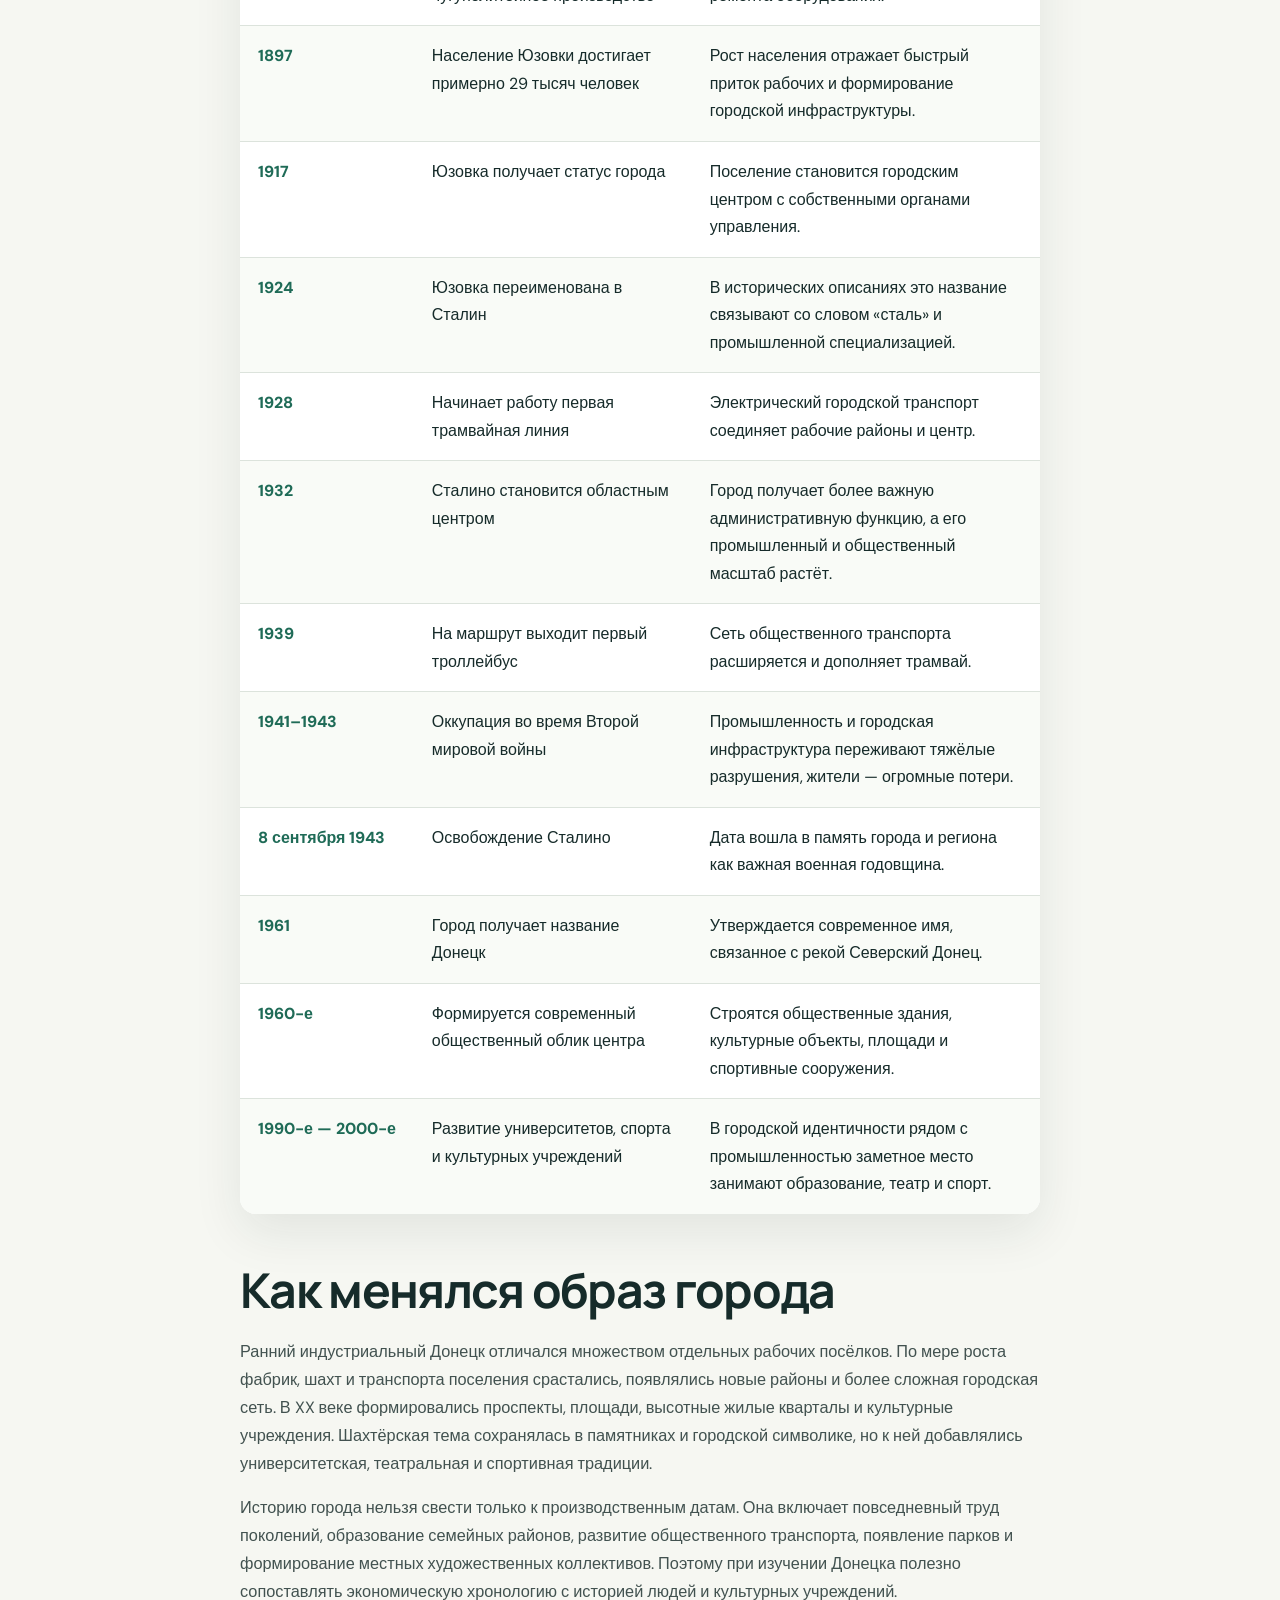
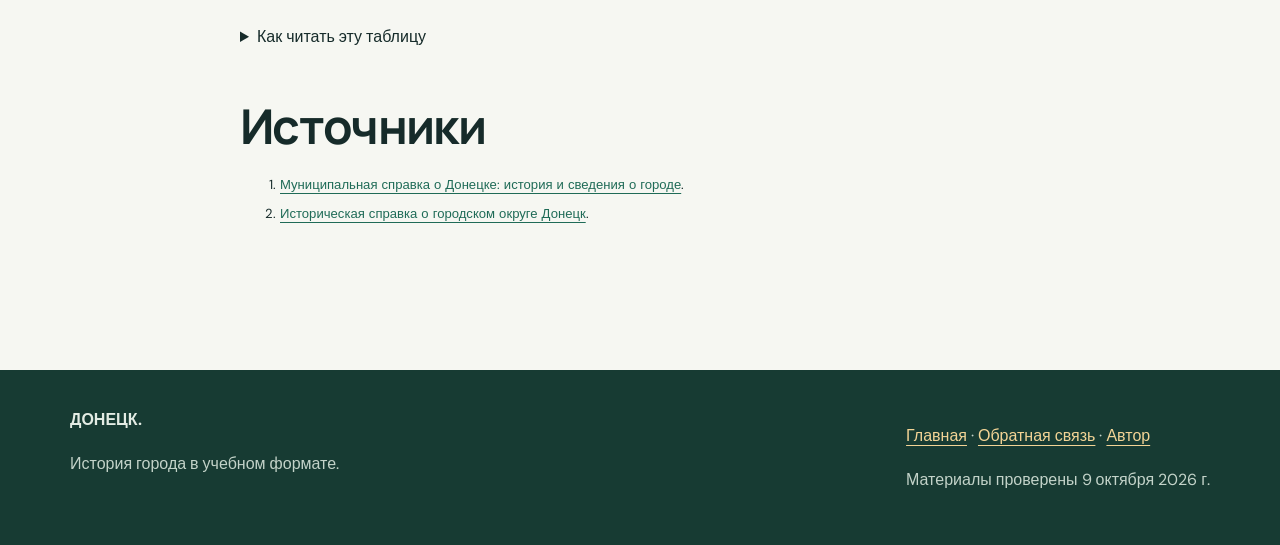
<file: donetsk-site/history.html>
<!doctype html>
<html lang="ru"><head><meta charset="utf-8"><meta name="viewport" content="width=device-width, initial-scale=1"><meta name="description" content="Основные вехи истории Донецка: от основания Юзовки до современности."><title>История Донецка — ДОНЕЦК.</title><link rel="stylesheet" href="style.css"></head><body id="top"><header class="site-header"><div class="wrap bar"><a class="brand" href="index.html">ДОНЕЦК<b>.</b></a><nav aria-label="Главная навигация"><ul><li><a href="index.html">Главная</a></li><li><a href="history.html" aria-current="page">История</a></li><li><a href="infrastructure.html">Город</a></li><li><a href="culture.html">Культура</a></li><li><a href="feedback.html">Связаться</a></li><li><a href="about.html">Автор</a></li></ul></nav></div></header><main><section class="page-intro"><div class="wrap"><p class="breadcrumb"><a href="index.html">Главная</a> / История</p><p class="eyebrow">Город в датах</p><h1>От Юзовки к Донецку</h1><p class="lead">История города складывалась вокруг угля, металлургии, железной дороги и людей, которые приезжали сюда работать. В привычной хронологии за начало городской истории принимают 1869 год — год основания предприятия Джона Юза и рабочего поселения.</p></div></section><section class="section"><div class="wrap prose"><p>До появления большого металлургического производства эта степная местность уже была заселена. В окрестностях существовали хутора и поселения, а угольные пласты использовали для хозяйственных нужд. Запуск металлургического завода и шахт в конце XIX века ускорил рост Юзовки: рядом с производством появлялись жильё, торговые улицы, школы и общественные учреждения. Городская история поэтому тесно связана с промышленной модернизацией всего Донбасса.</p><p class="clearfix"><img class="float-photo" src="assets/park-lake.jpg" alt="Парк и водоём в Донецке">Хронология ниже объединяет основные даты из муниципальной исторической справки и справочного очерка о городе. Отдельные даты освобождения и переименований приводятся в распространённой городской хронологии; источники могут по-разному трактовать детали более ранней истории.</p><div class="table-wrap"><table class="timeline"><caption>Таблица 1. Основные события истории Донецка</caption><thead><tr><th scope="col">Дата</th><th scope="col">Событие</th><th scope="col">Значение для города</th></tr></thead><tbody><tr><td>XVIII век</td><td>Угольные промыслы и Александровская слобода</td><td>В округе возникают ранние поселения и небольшие выработки угля — предыстория индустриального города.</td></tr><tr><td>1869</td><td>Джон Юз начинает строительство металлургического завода</td><td>Эта дата принята как год основания Донецка; вокруг производства складывается поселение Юзовка.</td></tr><tr><td>1872</td><td>Первая выплавка чугуна и железнодорожное сообщение</td><td>Металлургия и железная дорога включают молодой промышленный центр в хозяйственные связи региона.</td></tr><tr><td>1880</td><td>Запущен завод огнеупорного кирпича</td><td>Расширяется производственная база, обеспечивающая работу металлургии.</td></tr><tr><td>1889</td><td>Открывается машиностроительное и чугунолитейное производство</td><td>Юзовка развивается как центр не только угледобычи, но также машиностроения и ремонта оборудования.</td></tr><tr><td>1897</td><td>Население Юзовки достигает примерно 29 тысяч человек</td><td>Рост населения отражает быстрый приток рабочих и формирование городской инфраструктуры.</td></tr><tr><td>1917</td><td>Юзовка получает статус города</td><td>Поселение становится городским центром с собственными органами управления.</td></tr><tr><td>1924</td><td>Юзовка переименована в Сталин</td><td>В исторических описаниях это название связывают со словом «сталь» и промышленной специализацией.</td></tr><tr><td>1928</td><td>Начинает работу первая трамвайная линия</td><td>Электрический городской транспорт соединяет рабочие районы и центр.</td></tr><tr><td>1932</td><td>Сталино становится областным центром</td><td>Город получает более важную административную функцию, а его промышленный и общественный масштаб растёт.</td></tr><tr><td>1939</td><td>На маршрут выходит первый троллейбус</td><td>Сеть общественного транспорта расширяется и дополняет трамвай.</td></tr><tr><td>1941–1943</td><td>Оккупация во время Второй мировой войны</td><td>Промышленность и городская инфраструктура переживают тяжёлые разрушения, жители — огромные потери.</td></tr><tr><td>8 сентября 1943</td><td>Освобождение Сталино</td><td>Дата вошла в память города и региона как важная военная годовщина.</td></tr><tr><td>1961</td><td>Город получает название Донецк</td><td>Утверждается современное имя, связанное с рекой Северский Донец.</td></tr><tr><td>1960-е</td><td>Формируется современный общественный облик центра</td><td>Строятся общественные здания, культурные объекты, площади и спортивные сооружения.</td></tr><tr><td>1990-е — 2000-е</td><td>Развитие университетов, спорта и культурных учреждений</td><td>В городской идентичности рядом с промышленностью заметное место занимают образование, театр и спорт.</td></tr></tbody></table></div><h2>Как менялся образ города</h2><p>Ранний индустриальный Донецк отличался множеством отдельных рабочих посёлков. По мере роста фабрик, шахт и транспорта поселения срастались, появлялись новые районы и более сложная городская сеть. В XX веке формировались проспекты, площади, высотные жилые кварталы и культурные учреждения. Шахтёрская тема сохранялась в памятниках и городской символике, но к ней добавлялись университетская, театральная и спортивная традиции.</p><p>Историю города нельзя свести только к производственным датам. Она включает повседневный труд поколений, образование семейных районов, развитие общественного транспорта, появление парков и формирование местных художественных коллективов. Поэтому при изучении Донецка полезно сопоставлять экономическую хронологию с историей людей и культурных учреждений.</p><details><summary>Как читать эту таблицу</summary><p>Крупные даты приведены как ориентиры, а не исчерпывающая хроника. Для исследовательской работы сравнивайте несколько источников и уточняйте, какой календарь и административную терминологию использует автор.</p></details><h2>Источники</h2><ol class="sources"><li><a href="https://donetsk.gosuslugi.ru/o-munitsipalnom-obrazovanii/">Муниципальная справка о Донецке: история и сведения о городе</a>.</li><li><a href="https://xn--80abciaqi6akebeuxa.xn--p1ai/area-history/details/87b85c2d-e6f7-4a3e-83d5-58bfcb2315b5">Историческая справка о городском округе Донецк</a>.</li></ol></div></section></main><footer class="footer"><div class="wrap footer-grid"><div><strong>ДОНЕЦК.</strong><p>История города в учебном формате.</p></div><div><p><a href="index.html">Главная</a> · <a href="feedback.html">Обратная связь</a> · <a href="about.html">Автор</a></p><p>Материалы проверены 9 октября 2026 г.</p></div></div></footer><a class="back-top" href="#top" aria-label="Наверх">↑</a></body></html>
</file>
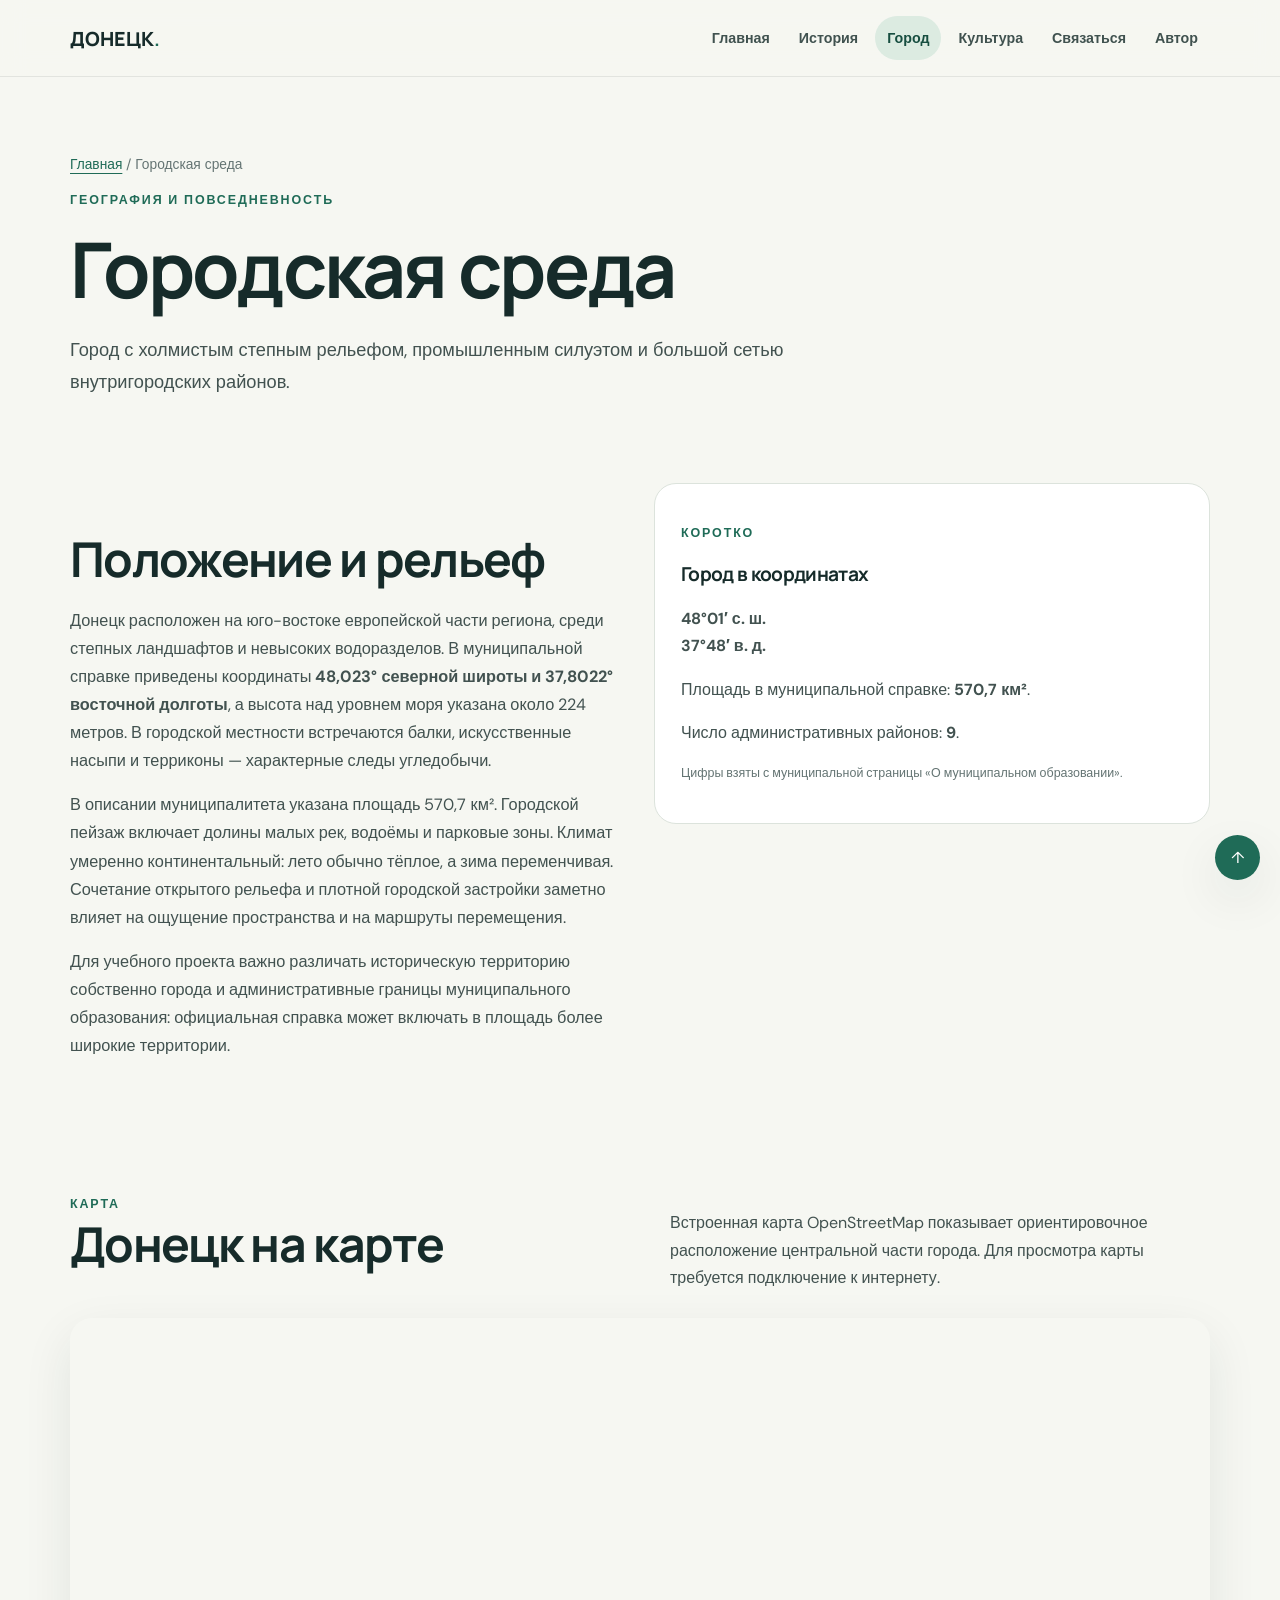
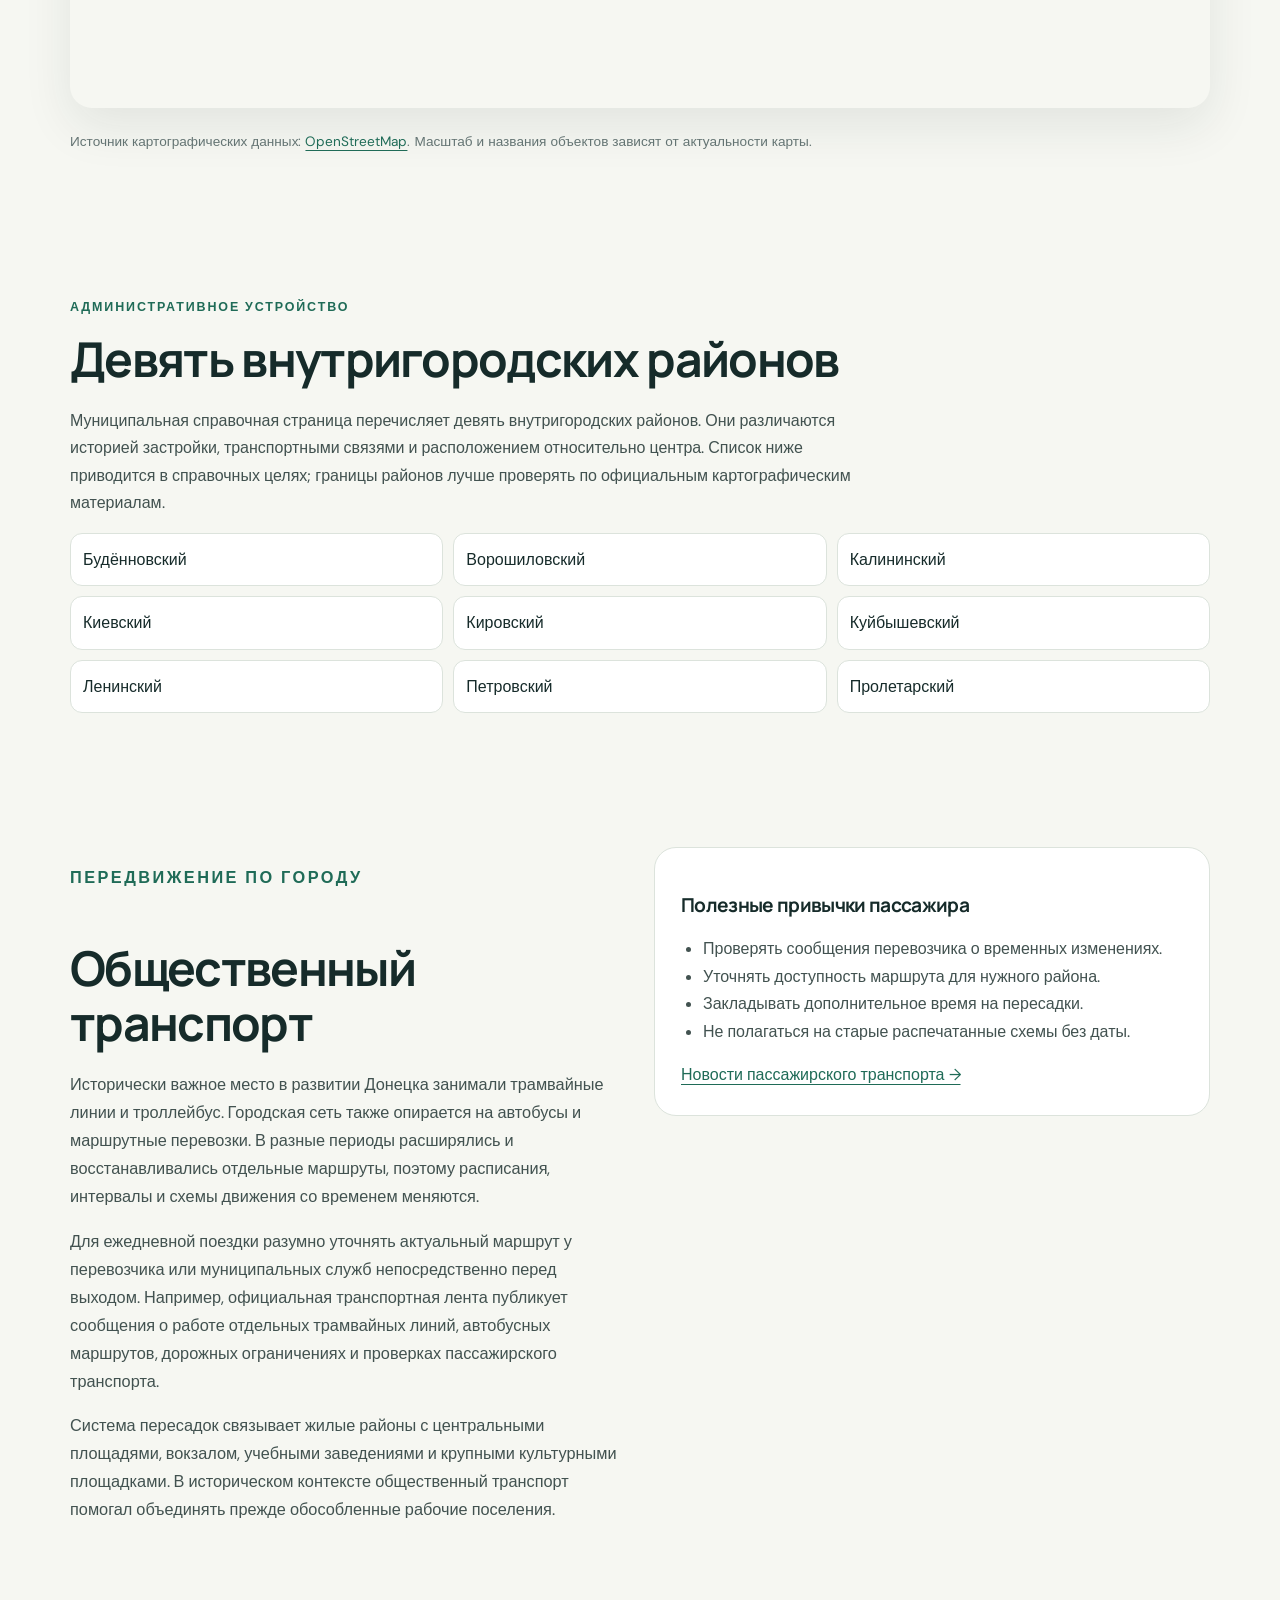
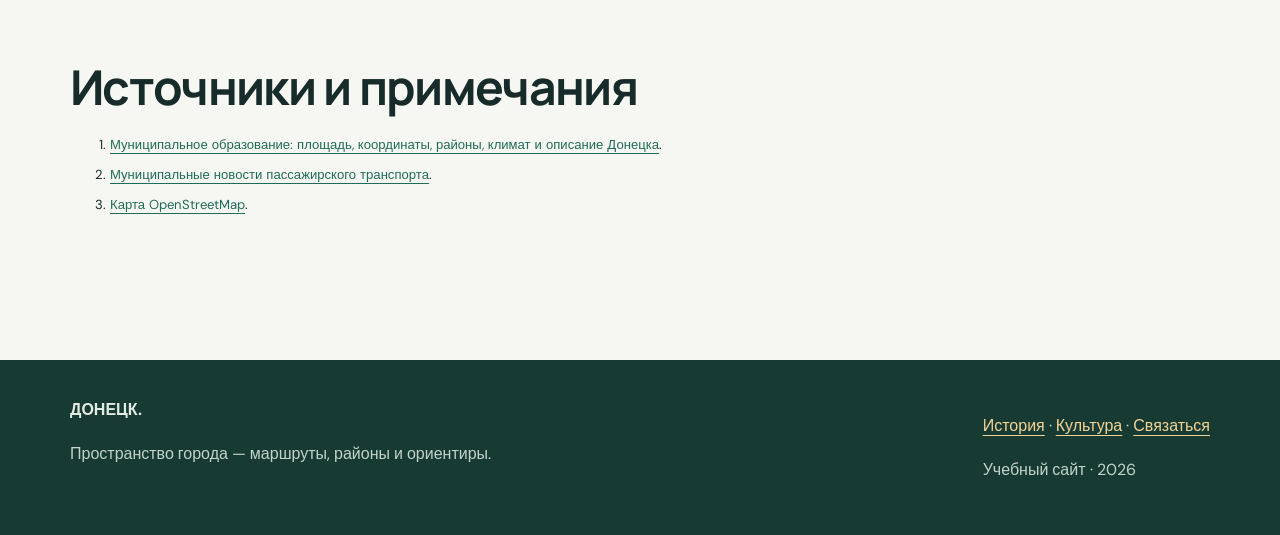
<file: donetsk-site/infrastructure.html>
<!doctype html>
<html lang="ru"><head><meta charset="utf-8"><meta name="viewport" content="width=device-width, initial-scale=1"><meta name="description" content="География, административные районы и общественный транспорт Донецка."><title>Городская среда и инфраструктура — ДОНЕЦК.</title><link rel="stylesheet" href="style.css"></head><body id="top"><header class="site-header"><div class="wrap bar"><a class="brand" href="index.html">ДОНЕЦК<b>.</b></a><nav aria-label="Главная навигация"><ul><li><a href="index.html">Главная</a></li><li><a href="history.html">История</a></li><li><a href="infrastructure.html" aria-current="page">Город</a></li><li><a href="culture.html">Культура</a></li><li><a href="feedback.html">Связаться</a></li><li><a href="about.html">Автор</a></li></ul></nav></div></header><main><section class="page-intro"><div class="wrap"><p class="breadcrumb"><a href="index.html">Главная</a> / Городская среда</p><p class="eyebrow">География и повседневность</p><h1>Городская среда</h1><p class="lead">Город с холмистым степным рельефом, промышленным силуэтом и большой сетью внутригородских районов.</p></div></section><section class="section"><div class="wrap two-col"><article class="prose"><h2>Положение и рельеф</h2><p>Донецк расположен на юго-востоке европейской части региона, среди степных ландшафтов и невысоких водоразделов. В муниципальной справке приведены координаты <strong>48,023° северной широты и 37,8022° восточной долготы</strong>, а высота над уровнем моря указана около 224 метров. В городской местности встречаются балки, искусственные насыпи и терриконы — характерные следы угледобычи.</p><p>В описании муниципалитета указана площадь 570,7 км². Городской пейзаж включает долины малых рек, водоёмы и парковые зоны. Климат умеренно континентальный: лето обычно тёплое, а зима переменчивая. Сочетание открытого рельефа и плотной городской застройки заметно влияет на ощущение пространства и на маршруты перемещения.</p><p>Для учебного проекта важно различать историческую территорию собственно города и административные границы муниципального образования: официальная справка может включать в площадь более широкие территории.</p></article><aside class="info-panel"><p class="eyebrow">Коротко</p><h3>Город в координатах</h3><p><strong>48°01′ с. ш.</strong><br><strong>37°48′ в. д.</strong></p><p>Площадь в муниципальной справке: <strong>570,7 км²</strong>.</p><p>Число административных районов: <strong>9</strong>.</p><p class="fineprint">Цифры взяты с муниципальной страницы «О муниципальном образовании».</p></aside></div></section><section class="section"><div class="wrap"><div class="section-head"><div><p class="eyebrow">Карта</p><h2>Донецк на карте</h2></div><p>Встроенная карта OpenStreetMap показывает ориентировочное расположение центральной части города. Для просмотра карты требуется подключение к интернету.</p></div><iframe class="map" title="Карта центральной части Донецка на OpenStreetMap" src="https://www.openstreetmap.org/export/embed.html?bbox=37.74%2C47.99%2C37.87%2C48.06&amp;layer=mapnik&amp;marker=48.015%2C37.802" loading="lazy" referrerpolicy="no-referrer-when-downgrade"></iframe><p class="map-caption">Источник картографических данных: <a href="https://www.openstreetmap.org/?mlat=48.015&amp;mlon=37.802#map=12/48.015/37.802">OpenStreetMap</a>. Масштаб и названия объектов зависят от актуальности карты.</p></div></section><section class="section"><div class="wrap"><p class="eyebrow">Административное устройство</p><h2>Девять внутригородских районов</h2><p class="prose">Муниципальная справочная страница перечисляет девять внутригородских районов. Они различаются историей застройки, транспортными связями и расположением относительно центра. Список ниже приводится в справочных целях; границы районов лучше проверять по официальным картографическим материалам.</p><ul class="districts"><li>Будённовский</li><li>Ворошиловский</li><li>Калининский</li><li>Киевский</li><li>Кировский</li><li>Куйбышевский</li><li>Ленинский</li><li>Петровский</li><li>Пролетарский</li></ul></div></section><section class="section"><div class="wrap two-col"><article class="prose"><p class="eyebrow">Передвижение по городу</p><h2>Общественный транспорт</h2><p>Исторически важное место в развитии Донецка занимали трамвайные линии и троллейбус. Городская сеть также опирается на автобусы и маршрутные перевозки. В разные периоды расширялись и восстанавливались отдельные маршруты, поэтому расписания, интервалы и схемы движения со временем меняются.</p><p>Для ежедневной поездки разумно уточнять актуальный маршрут у перевозчика или муниципальных служб непосредственно перед выходом. Например, официальная транспортная лента публикует сообщения о работе отдельных трамвайных линий, автобусных маршрутов, дорожных ограничениях и проверках пассажирского транспорта.</p><p>Система пересадок связывает жилые районы с центральными площадями, вокзалом, учебными заведениями и крупными культурными площадками. В историческом контексте общественный транспорт помогал объединять прежде обособленные рабочие поселения.</p></article><aside class="info-panel"><h3>Полезные привычки пассажира</h3><ul><li>Проверять сообщения перевозчика о временных изменениях.</li><li>Уточнять доступность маршрута для нужного района.</li><li>Закладывать дополнительное время на пересадки.</li><li>Не полагаться на старые распечатанные схемы без даты.</li></ul><a href="https://donetsk.gosuslugi.ru/deyatelnost/napravleniya-deyatelnosti/passazhirskiy-transport/novosti-passazhirskogo-transporta/">Новости пассажирского транспорта →</a></aside></div></section><section class="section"><div class="wrap"><h2>Источники и примечания</h2><ol class="sources"><li><a href="https://donetsk.gosuslugi.ru/o-munitsipalnom-obrazovanii/">Муниципальное образование: площадь, координаты, районы, климат и описание Донецка</a>.</li><li><a href="https://donetsk.gosuslugi.ru/deyatelnost/napravleniya-deyatelnosti/passazhirskiy-transport/novosti-passazhirskogo-transporta/">Муниципальные новости пассажирского транспорта</a>.</li><li><a href="https://www.openstreetmap.org/?mlat=48.015&amp;mlon=37.802#map=12/48.015/37.802">Карта OpenStreetMap</a>.</li></ol></div></section></main><footer class="footer"><div class="wrap footer-grid"><div><strong>ДОНЕЦК.</strong><p>Пространство города — маршруты, районы и ориентиры.</p></div><div><p><a href="history.html">История</a> · <a href="culture.html">Культура</a> · <a href="feedback.html">Связаться</a></p><p>Учебный сайт · 2026</p></div></div></footer><a class="back-top" href="#top" aria-label="Наверх">↑</a></body></html>
</file>
<file: donetsk-site/style.css>
@import url('https://fonts.googleapis.com/css2?family=DM+Sans:wght@400;500;600;700&family=Manrope:wght@400;500;600;700;800&display=swap');
:root{--ink:#162b2a;--muted:#647473;--paper:#f6f7f2;--white:#fff;--green:#1f6b57;--mint:#dcebe1;--gold:#e5a942;--line:#dce3dc;--shadow:0 18px 50px rgba(20,43,39,.09);--radius:22px}*{box-sizing:border-box}html{scroll-behavior:smooth}body{margin:0;background:var(--paper);color:var(--ink);font-family:'DM Sans',sans-serif;line-height:1.72}img{max-width:100%;display:block}a{color:var(--green);text-underline-offset:4px}a:hover{color:#a6631f}a:focus,button:focus,input:focus,textarea:focus{outline:3px solid #e5a942;outline-offset:3px}p{color:#425250}h1,h2,h3{font-family:Manrope,sans-serif;line-height:1.16;letter-spacing:-.035em}h1{font-size:clamp(2.6rem,7vw,5.8rem);max-width:950px;margin:0 0 22px}h2{font-size:clamp(1.8rem,4vw,3rem);margin:0 0 20px}h3{font-size:1.2rem}.wrap{width:min(1140px,calc(100% - 42px));margin:auto}.site-header{position:sticky;top:0;z-index:9;background:rgba(246,247,242,.93);backdrop-filter:blur(12px);border-bottom:1px solid rgba(22,43,42,.09)}.bar{min-height:76px;display:flex;align-items:center;justify-content:space-between;gap:24px}.brand{font:800 1.22rem Manrope,sans-serif;color:var(--ink);text-decoration:none;white-space:nowrap}.brand b{color:var(--green)}nav ul{display:flex;gap:5px;list-style:none;padding:0;margin:0;flex-wrap:wrap}nav a{display:block;padding:10px 12px;border-radius:999px;text-decoration:none;color:#40524f;font-size:.89rem;font-weight:600}nav a:hover,nav a[aria-current=page]{background:var(--mint);color:#174e40}.hero{padding:78px 0 56px;position:relative;overflow:hidden}.hero:before{content:'';position:absolute;right:-50px;top:-100px;width:440px;height:440px;border-radius:50%;background:radial-gradient(circle,#d7e8db 0,rgba(215,232,219,0) 70%);z-index:-1}.eyebrow,.kicker{color:var(--green);font-size:.78rem;letter-spacing:.15em;font-weight:700;text-transform:uppercase}.lead{font-size:1.14rem;max-width:740px}.hero-layout{display:grid;grid-template-columns:1.1fr .9fr;gap:38px;align-items:center}.hero-image{height:490px;width:100%;object-fit:cover;border-radius:28px 28px 120px 28px;box-shadow:var(--shadow)}.button{display:inline-block;background:var(--green);color:white;border:0;border-radius:999px;padding:13px 22px;text-decoration:none;font-weight:700;margin:10px 8px 0 0;cursor:pointer}.button:hover{background:#14483b;color:white;transform:translateY(-1px)}.button.secondary{background:var(--mint);color:var(--ink)}.section{padding:42px 0 76px}.section-head{display:flex;justify-content:space-between;align-items:end;gap:28px;margin-bottom:26px}.section-head p{max-width:540px;margin:0}.cards{display:grid;grid-template-columns:repeat(3,1fr);gap:18px}.card{background:var(--white);border:1px solid var(--line);border-radius:var(--radius);overflow:hidden;box-shadow:0 8px 26px rgba(20,43,39,.04)}.card-body{padding:22px}.card h3{margin:0 0 10px}.card p{margin:0 0 12px}.card img{width:100%;height:230px;object-fit:cover}.tag{display:inline-block;background:#edf3e9;color:#315d47;border-radius:20px;padding:5px 10px;font-size:.75rem;font-weight:700}.gallery{display:grid;grid-template-columns:repeat(12,1fr);gap:14px}.gallery figure{margin:0;position:relative;overflow:hidden;border-radius:18px;background:#ddd}.gallery figure:nth-child(1),.gallery figure:nth-child(4){grid-column:span 7}.gallery figure:nth-child(2),.gallery figure:nth-child(3),.gallery figure:nth-child(5),.gallery figure:nth-child(6){grid-column:span 5}.gallery img{height:280px;width:100%;object-fit:cover;transition:transform .5s}.gallery figure:hover img{transform:scale(1.035)}figcaption{background:white;padding:10px 14px;font-size:.85rem;color:var(--muted)}.notice{background:#e8f0e8;border-left:4px solid var(--green);padding:18px 22px;border-radius:0 16px 16px 0;color:#35514b}.events{display:grid;grid-template-columns:repeat(2,1fr);gap:15px}.event{background:white;border-radius:18px;padding:20px;display:grid;grid-template-columns:86px 1fr;gap:15px;border:1px solid var(--line)}.event-date{font:800 1.05rem Manrope,sans-serif;color:var(--green);line-height:1.2}.event p{margin:5px 0}.page-intro{padding:62px 0 25px}.page-intro h1{font-size:clamp(2.5rem,6vw,4.8rem)}.prose{max-width:800px}.prose p{font-size:1.02rem}.prose h2{margin-top:48px}.prose h3{margin-top:28px}.two-col{display:grid;grid-template-columns:1fr 1fr;gap:28px;align-items:start}.info-panel{background:white;border:1px solid var(--line);border-radius:var(--radius);padding:26px}.info-panel ul{padding-left:22px;color:#425250}.table-wrap{overflow-x:auto;border-radius:16px;box-shadow:var(--shadow)}table{width:100%;border-collapse:collapse;background:white;min-width:700px}caption{text-align:left;padding:0 0 14px;color:var(--muted)}th,td{padding:16px 18px;border-bottom:1px solid var(--line);text-align:left;vertical-align:top}th{background:#e7efe7;font-size:.86rem;text-transform:uppercase;letter-spacing:.06em}tbody tr:nth-child(even){background:#f9fbf7}tbody tr:hover{background:#f0f6ef}.timeline td:first-child{font-weight:800;color:var(--green);white-space:nowrap}.map{width:100%;height:390px;border:0;border-radius:22px;box-shadow:var(--shadow)}.map-caption{font-size:.85rem;color:var(--muted)}.districts{display:grid;grid-template-columns:repeat(3,1fr);gap:10px;padding:0;list-style:none}.districts li{background:white;border:1px solid var(--line);border-radius:12px;padding:12px}.profile{display:grid;grid-template-columns:300px 1fr;gap:34px;align-items:start}.portrait{width:100%;height:380px;object-fit:cover;border-radius:24px;box-shadow:var(--shadow)}.skill{margin:18px 0}.skill-label{display:flex;justify-content:space-between;font-weight:700;margin-bottom:7px}.bar-track{height:13px;border-radius:20px;background:#dfe7df;overflow:hidden}.bar-fill{height:100%;background:linear-gradient(90deg,#27765e,#6aa884);border-radius:20px}.float-photo{float:left;width:220px;height:220px;object-fit:cover;margin:8px 25px 15px 0;border-radius:18px}.clearfix::after{content:'';display:block;clear:both}.form-grid{display:grid;grid-template-columns:1fr 1fr;gap:18px}.field{display:flex;flex-direction:column;gap:7px}.field.full{grid-column:1/-1}label{font-weight:700}.field input,.field textarea,.field select{font:inherit;background:white;border:1px solid #cbd7ce;border-radius:12px;padding:13px 14px;width:100%}.field textarea{min-height:170px;resize:vertical}.field input:required:invalid:not(:placeholder-shown),.field textarea:required:invalid:not(:placeholder-shown){border-color:#c45b4d}.field input:required:valid,.field textarea:required:valid{border-color:#4f9b70}.checkline{display:flex;align-items:start;gap:10px}.checkline input{margin-top:7px}.required-note{color:var(--muted);font-size:.85rem}.footer{margin-top:55px;background:#173b33;color:#e3ece4;padding:36px 0}.footer p{color:#c3d3c9}.footer a{color:#f3d496}.footer-grid{display:flex;justify-content:space-between;gap:30px;flex-wrap:wrap}.sources{font-size:.82rem}.sources li{margin:7px 0}.breadcrumb{font-size:.86rem;color:var(--muted)}.back-top{position:fixed;right:20px;bottom:20px;width:45px;height:45px;background:var(--green);color:white;text-decoration:none;border-radius:50%;display:grid;place-items:center;box-shadow:var(--shadow);z-index:5}.muted{color:var(--muted)}.quote{border-left:3px solid var(--gold);padding:4px 0 4px 20px;font:600 1.2rem Manrope,sans-serif;color:#35514b}mark{background:#f5e8bb;padding:1px 5px}.accent{color:var(--green)}.card:nth-child(2){transform:translateY(10px)}.card:nth-child(3){transform:translateY(20px)}.fineprint{font-size:.78rem;color:var(--muted)}.skip-link{position:absolute;left:-9999px}.skip-link:focus{left:12px;top:12px;background:white;padding:8px;z-index:15}@media(max-width:850px){.bar{align-items:flex-start;flex-direction:column;padding:14px 0}.site-header{position:relative}nav ul{gap:2px}nav a{padding:8px 10px}.hero-layout,.profile,.two-col{grid-template-columns:1fr}.hero-image{height:360px}.cards{grid-template-columns:repeat(2,1fr)}.card:nth-child(n){transform:none}.districts{grid-template-columns:repeat(2,1fr)}}@media(max-width:560px){.wrap{width:min(100% - 28px,1140px)}.hero{padding:46px 0 30px}.hero-image{height:280px;border-radius:20px 20px 70px 20px}.cards,.events{grid-template-columns:1fr}.gallery{grid-template-columns:1fr}.gallery figure:nth-child(n){grid-column:1}.gallery img{height:240px}.section{padding:30px 0 50px}.section-head{display:block}.event{grid-template-columns:72px 1fr}.form-grid{grid-template-columns:1fr}.field.full{grid-column:auto}.profile{gap:20px}.portrait{height:340px;max-width:340px}.districts{grid-template-columns:1fr 1fr}.back-top{right:12px;bottom:12px}}

a:visited{color:#6a5a78}button:active,.button:active{transform:translateY(1px)}input:disabled,textarea:disabled{opacity:.58;cursor:not-allowed}tbody tr:last-child td{border-bottom:0}
.quote{position:static}
</file>
